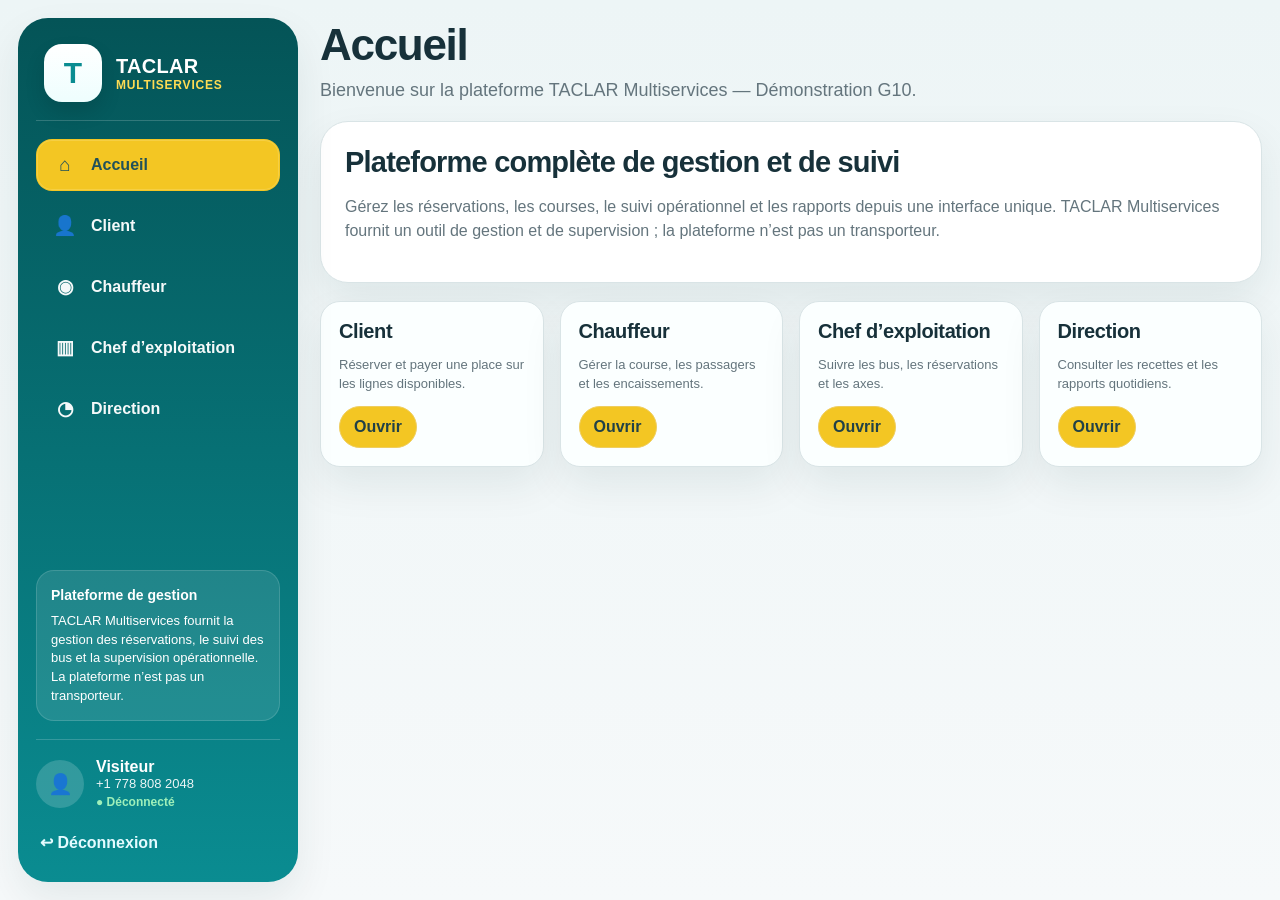
<file: index.html>
<!DOCTYPE html>
<html lang="fr">
<head>
  <meta charset="UTF-8" />
  <meta name="viewport" content="width=device-width, initial-scale=1.0" />
  <title>TACLAR Multiservices — Accueil</title>
  <link rel="stylesheet" href="styles.css" />
</head>
<body>
  <div class="app-shell">
    
  <aside class="sidebar">
    <div class="brand-block">
      <div class="brand-icon">T</div>
      <div>
        <div class="brand-name">TACLAR</div>
        <div class="brand-sub">MULTISERVICES</div>
      </div>
    </div>

    <nav class="side-nav">
      <a class="side-link active" href="index.html"><span class="icon">⌂</span><span>Accueil</span></a>
      <a class="side-link " href="client.html"><span class="icon">👤</span><span>Client</span></a>
      <a class="side-link " href="chauffeur.html"><span class="icon">◉</span><span>Chauffeur</span></a>
      <a class="side-link " href="dispatch.html"><span class="icon">▥</span><span>Chef d’exploitation</span></a>
      <a class="side-link " href="direction.html"><span class="icon">◔</span><span>Direction</span></a>
    </nav>

    <div class="side-spacer"></div>

    <div class="side-note">
      <strong>Plateforme de gestion</strong>
      TACLAR Multiservices fournit la gestion des réservations, le suivi des bus et la supervision opérationnelle. La plateforme n’est pas un transporteur.
    </div>

    <div class="profile-box">
      <div class="avatar">👤</div>
      <div>
        <div style="font-weight:800" data-role-name>Visiteur</div>
        <div style="font-size:13px;opacity:.92">+1 778 808 2048</div>
        <span class="small-green" data-role-status>● En ligne</span>
      </div>
    </div>

    <a class="logout-link js-logout" href="login.html">↩ Déconnexion</a>
  </aside>

    <main class="content-area">
      <header class="topbar">
        <div class="page-heading">
          <h1>Accueil</h1>
          <p>Bienvenue sur la plateforme TACLAR Multiservices — Démonstration G10.</p>
        </div>
      </header>

      <section class="card">
        <h2>Plateforme complète de gestion et de suivi</h2>
        <p class="muted">Gérez les réservations, les courses, le suivi opérationnel et les rapports depuis une interface unique. TACLAR Multiservices fournit un outil de gestion et de supervision ; la plateforme n’est pas un transporteur.</p>
      </section>

      <section class="grid-4">
        <article class="card bus-card"><h3>Client</h3><p class="small">Réserver et payer une place sur les lignes disponibles.</p><a class="chip-btn primary" href="client.html">Ouvrir</a></article>
        <article class="card bus-card"><h3>Chauffeur</h3><p class="small">Gérer la course, les passagers et les encaissements.</p><a class="chip-btn primary" href="chauffeur.html">Ouvrir</a></article>
        <article class="card bus-card"><h3>Chef d’exploitation</h3><p class="small">Suivre les bus, les réservations et les axes.</p><a class="chip-btn primary" href="dispatch.html">Ouvrir</a></article>
        <article class="card bus-card"><h3>Direction</h3><p class="small">Consulter les recettes et les rapports quotidiens.</p><a class="chip-btn primary" href="direction.html">Ouvrir</a></article>
      </section>
    </main>
  </div>
  <script src="app.js"></script>
  <script src="auth.js"></script>
</body>
</html>
</file>
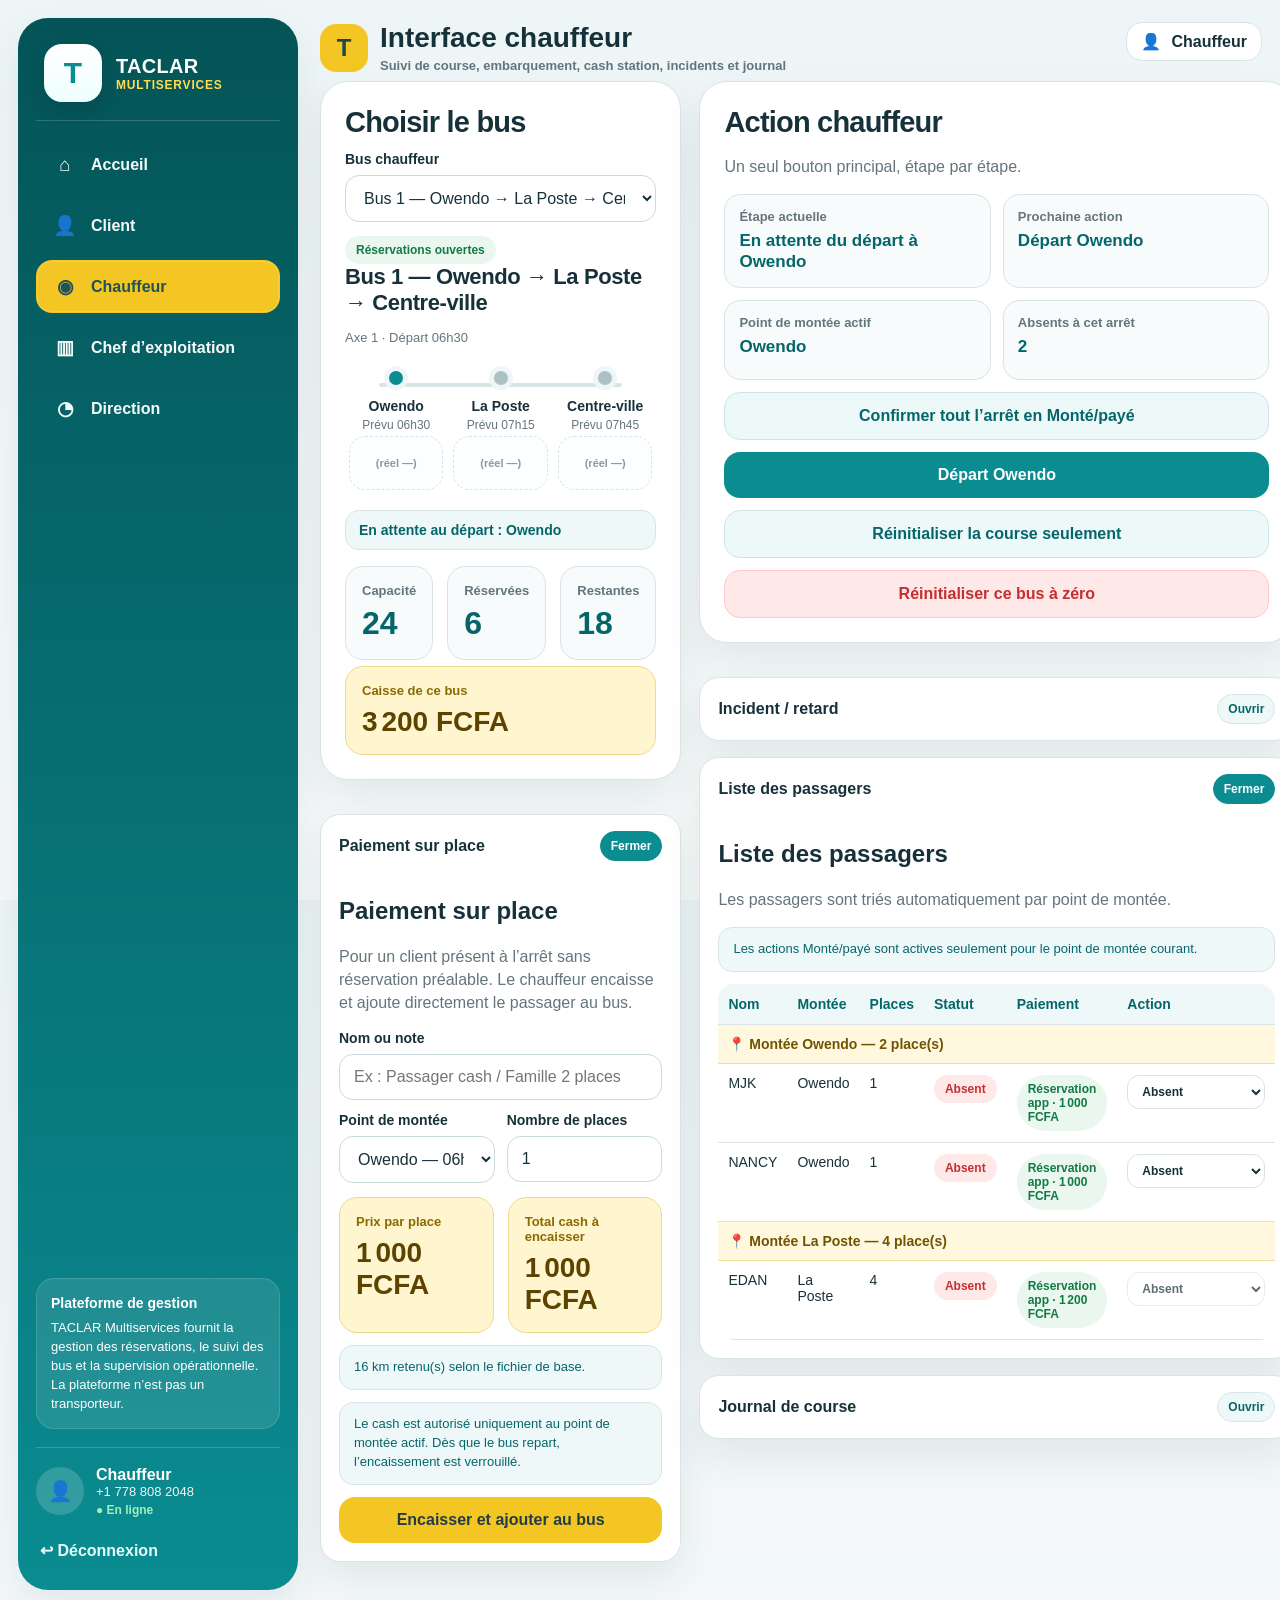
<file: chauffeur.html>
<!DOCTYPE html>
<html lang="fr">
<head>
  <meta charset="UTF-8" />
  <meta name="viewport" content="width=device-width, initial-scale=1.0" />
  <title>TACLAR Multiservices — Interface chauffeur</title>
  <link rel="stylesheet" href="styles.css" />
</head>
<body>
  <div class="app-shell">
    
  <aside class="sidebar">
    <div class="brand-block">
      <div class="brand-icon">T</div>
      <div>
        <div class="brand-name">TACLAR</div>
        <div class="brand-sub">MULTISERVICES</div>
      </div>
    </div>

    <nav class="side-nav">
      <a class="side-link " href="index.html"><span class="icon">⌂</span><span>Accueil</span></a>
      <a class="side-link " href="client.html"><span class="icon">👤</span><span>Client</span></a>
      <a class="side-link active" href="chauffeur.html"><span class="icon">◉</span><span>Chauffeur</span></a>
      <a class="side-link " href="dispatch.html"><span class="icon">▥</span><span>Chef d’exploitation</span></a>
      <a class="side-link " href="direction.html"><span class="icon">◔</span><span>Direction</span></a>
    </nav>

    <div class="side-spacer"></div>

    <div class="side-note">
      <strong>Plateforme de gestion</strong>
      TACLAR Multiservices fournit la gestion des réservations, le suivi des bus et la supervision opérationnelle. La plateforme n’est pas un transporteur.
    </div>

    <div class="profile-box">
      <div class="avatar">👤</div>
      <div>
        <div style="font-weight:800" data-role-name>Chauffeur</div>
        <div style="font-size:13px;opacity:.92">+1 778 808 2048</div>
        <span class="small-green" data-role-status>● En ligne</span>
      </div>
    </div>

    <a class="logout-link js-logout" href="login.html">↩ Déconnexion</a>
  </aside>

    <main class="content-area">
      <section class="driver-shell">
        <div class="driver-top">
          <div class="driver-title">
            <div class="mini-logo">T</div>
            <div>
              <h1>Interface chauffeur</h1>
              <p>Suivi de course, embarquement, cash station, incidents et journal</p>
            </div>
          </div>
          <div class="user-chip">👤 <span>Chauffeur</span></div>
        </div>

        <section class="driver-main">
          <div class="driver-left">
            <article class="card compact-card">
              <h2>Choisir le bus</h2>
              <label for="busSelect">Bus chauffeur</label>
              <select id="busSelect"></select>
              <div id="busInfo" style="margin-top:14px"></div>
              <div id="timeline"></div>
              <div class="stats" style="grid-template-columns:repeat(3,1fr)">
                <div class="stat"><span>Capacité</span><strong>24</strong></div>
                <div class="stat"><span>Réservées</span><strong id="reservedTotal">0</strong></div>
                <div class="stat"><span>Restantes</span><strong id="remainingTotal">24</strong></div>
              </div>
              <div class="price-box"><span>Caisse de ce bus</span><strong id="busRevenue">0 FCFA</strong></div>
            </article>

            <details class="accordion-card" open>
              <summary>Paiement sur place</summary>
              <div class="accordion-content">
                <h2>Paiement sur place</h2>
                <p class="muted">Pour un client présent à l’arrêt sans réservation préalable. Le chauffeur encaisse et ajoute directement le passager au bus.</p>
                <div class="cash-grid">
                  <div class="full">
                    <label for="cashName">Nom ou note</label>
                    <input id="cashName" type="text" placeholder="Ex : Passager cash / Famille 2 places" />
                  </div>
                  <div>
                    <label for="cashBoarding">Point de montée</label>
                    <select id="cashBoarding"></select>
                  </div>
                  <div>
                    <label for="cashSeats">Nombre de places</label>
                    <input id="cashSeats" type="number" min="1" max="24" value="1" />
                  </div>
                </div>
                <div class="price-grid" style="margin-top:14px">
                  <div class="price-box"><span>Prix par place</span><strong id="cashFarePerSeat">—</strong></div>
                  <div class="price-box"><span>Total cash à encaisser</span><strong id="cashFareTotal">—</strong></div>
                </div>
                <div class="tariff-note" id="cashFareNote">Tarif calculé à partir des montants de votre fichier de base.</div>
                <div class="logic-note">Le cash est autorisé uniquement au point de montée actif. Dès que le bus repart, l’encaissement est verrouillé.</div>
                <button class="primary" id="cashBtn">Encaisser et ajouter au bus</button>
              </div>
            </details>
          </div>

          <div class="driver-right">
            <article class="card compact-card">
              <h2>Action chauffeur</h2>
              <p class="muted">Un seul bouton principal, étape par étape.</p>
              <div class="cash-grid">
                <div class="driver-action-box"><span>Étape actuelle</span><strong id="currentStep">—</strong></div>
                <div class="driver-action-box"><span>Prochaine action</span><strong id="nextAction">—</strong></div>
              </div>
              <div class="stop-actions" style="margin-top:12px">
                <div class="stop-action-box"><span>Point de montée actif</span><strong id="activeBoardingStop">—</strong></div>
                <div class="stop-action-box"><span>Absents à cet arrêt</span><strong id="waitingAtStop">0</strong></div>
              </div>
              <button class="secondary" id="confirmAllBtn">Confirmer tout l’arrêt en Monté/payé</button>
              <button class="primary-action" id="driverBtn">Action</button>
              <button class="secondary" id="resetTripBtn">Réinitialiser la course seulement</button>
              <button class="danger" id="resetBusBtn">Réinitialiser ce bus à zéro</button>
              <div id="message" class="message"></div>
            </article>

            <details class="accordion-card">
              <summary>Incident / retard</summary>
              <div class="accordion-content incident-panel">
                <h2>Signaler un incident</h2>
                <p class="muted">Le chauffeur choisit le type d’incident et l’estimation du retard. Le système calcule les passagers à prévenir.</p>
                <div class="cash-grid">
                  <div>
                    <label for="incidentType">Type d’incident</label>
                    <select id="incidentType">
                      <option value="Retard / trafic">Retard / trafic</option>
                      <option value="Accident">Accident</option>
                      <option value="Contrôle de police">Contrôle de police</option>
                      <option value="Panne mécanique">Panne mécanique</option>
                      <option value="Vandalisme / trouble">Vandalisme / trouble</option>
                      <option value="Autre">Autre</option>
                    </select>
                  </div>
                  <div>
                    <label for="delayMinutes">Estimation du retard</label>
                    <select id="delayMinutes">
                      <option value="15">15 minutes</option>
                      <option value="30">30 minutes</option>
                      <option value="45">45 minutes</option>
                      <option value="60">1 heure</option>
                    </select>
                  </div>
                  <div class="full">
                    <label for="incidentNote">Note optionnelle</label>
                    <input id="incidentNote" type="text" placeholder="Ex : bouchons avant La Poste" />
                  </div>
                </div>
                <div class="notify-box" id="notifyPreview">Aucun incident déclaré.</div>
                <button class="warning" id="incidentBtn">Signaler incident et calculer les alertes</button>
                <ul id="incidentLog" class="incident-log"></ul>
              </div>
            </details>

            <details class="accordion-card" open>
              <summary>Liste des passagers</summary>
              <div class="accordion-content">
                <h2>Liste des passagers</h2>
                <p class="muted">Les passagers sont triés automatiquement par point de montée.</p>
                <div class="lock-note">Les actions Monté/payé sont actives seulement pour le point de montée courant.</div>
                <div id="reservationTable"></div>
              </div>
            </details>

            <details class="accordion-card">
              <summary>Journal de course</summary>
              <div class="accordion-content">
                <h2>Journal</h2>
                <ul id="tripLog" class="log"></ul>
              </div>
            </details>
          </div>
        </section>
      </section>
    </main>
  </div>

  <script src="app.js"></script>
  <script>
    const busSelect = document.getElementById("busSelect");
    const timeline = document.getElementById("timeline");
    const busInfo = document.getElementById("busInfo");
    const reservationTable = document.getElementById("reservationTable");
    const msg = document.getElementById("message");
    const cashBoarding = document.getElementById("cashBoarding");

    G10TP.fillBusSelect(busSelect);

    function currentBusId(){ return busSelect.value; }

    function render(){
      const state = G10TP.loadState();
      const busDef = G10TP.getBusDef(currentBusId());
      const busState = state.buses[currentBusId()];
      const status = G10TP.currentStatus(busState);
      const step = G10TP.getStepText(busDef, busState);

      busInfo.innerHTML = `
        <span class="${status.cls}">${status.label}</span>
        <h3>${busDef.label} — ${busDef.routeName}</h3>
        <p class="small">${busDef.axis} · Départ ${busDef.startTime}</p>
      `;

      const activeStopForCash = G10TP.currentBoardingStopForDeparture(busDef, busState);
      G10TP.fillBoardingSelect(cashBoarding, busDef);
      if(activeStopForCash){
        const exists = [...cashBoarding.options].some(o => o.value === activeStopForCash);
        if(exists) cashBoarding.value = activeStopForCash;
      }

      G10TP.renderTimeline(timeline, busDef, busState);
      document.getElementById("reservedTotal").textContent = G10TP.totalReserved(busState);
      document.getElementById("remainingTotal").textContent = G10TP.remainingSeats(busState);
      document.getElementById("busRevenue").textContent = G10TP.formatMoney(G10TP.busRevenue(busState));

      document.getElementById("currentStep").textContent = step.current;
      document.getElementById("nextAction").textContent = step.action;
      document.getElementById("driverBtn").textContent = step.action;
      document.getElementById("driverBtn").disabled = G10TP.isTripFinished(busDef, busState);

      const activeStop = G10TP.currentBoardingStopForDeparture(busDef, busState);
      document.getElementById("activeBoardingStop").textContent = activeStop || "Aucun";
      const waitingAtStop = activeStop
        ? busState.reservations
            .filter(r => r.boarding === activeStop && G10TP.passengerStatusLabel(r) === "Absent")
            .reduce((sum, r) => sum + Number(r.seats || 0), 0)
        : 0;
      document.getElementById("waitingAtStop").textContent = waitingAtStop;
      const confirmAllBtn = document.getElementById("confirmAllBtn");
      confirmAllBtn.disabled = !activeStop || waitingAtStop <= 0;
      confirmAllBtn.classList.toggle("global-confirm-disabled", !activeStop || waitingAtStop <= 0);

      renderPassengerActions(busDef, busState);
      updateCashFare();
      updateIncidentPanel();

      if(busState.log.length === 0){
        document.getElementById("tripLog").innerHTML = "<li>Aucun événement de trajet pour le moment.</li>";
      } else {
        document.getElementById("tripLog").innerHTML = busState.log.map(item => `<li><time>${item.time}</time>${item.text}</li>`).join("");
      }
    }

    function show(text, type="ok"){
      msg.textContent = text;
      msg.className = "message " + (type === "error" ? "err" : type === "info" ? "info" : "ok");
    }

    function renderPassengerActions(busDef, busState){
      if(busState.reservations.length === 0){
        reservationTable.innerHTML = '<div class="empty">Aucun passager pour ce bus.</div>';
        return;
      }

      const sorted = G10TP.sortedReservations ? G10TP.sortedReservations(busDef, busState) : [...busState.reservations];
      const activeStop = G10TP.currentBoardingStopForDeparture(busDef, busState);

      let html = `
        <table>
          <thead>
            <tr>
              <th>Nom</th>
              <th>Montée</th>
              <th>Places</th>
              <th>Statut</th>
              <th>Paiement</th>
              <th>Action</th>
            </tr>
          </thead>
          <tbody>
      `;

      let currentGroup = "";
      sorted.forEach(r => {
        if(r.boarding !== currentGroup){
          currentGroup = r.boarding;
          const groupSeats = busState.reservations.filter(x => x.boarding === currentGroup).reduce((sum, x) => sum + Number(x.seats || 0), 0);
          html += `<tr class="group-row"><td colspan="6">📍 Montée ${currentGroup} — ${groupSeats} place(s)</td></tr>`;
        }

        const status = G10TP.passengerStatusLabel(r);
        const notActiveStop = !activeStop || r.boarding !== activeStop;
        const disabledAction = notActiveStop ? "disabled" : "";
        const lockTitle = notActiveStop ? ` title="Action bloquée : point actif ${activeStop || 'aucun'}"` : "";
        const paymentClass = r.paymentMethod === "Cash chauffeur" ? "payment-cash" : (r.paymentStatus === "Payé" ? "payment-paid" : "payment-pending");

        html += `
          <tr>
            <td>${escapeHtml(r.name)}</td>
            <td>${escapeHtml(r.boarding)}</td>
            <td>${r.seats}</td>
            <td><span class="badge ${G10TP.passengerStatusClass(r)}">${escapeHtml(status)}</span></td>
            <td><span class="badge ${paymentClass}">${r.paymentMethod} · ${G10TP.formatMoney(r.totalAmount || 0)}</span></td>
            <td>
              <select class="action-select" data-passenger="${r.id}" ${disabledAction}${lockTitle}>
                <option value="">Action</option>
                <option value="Monté et payé" ${status === "Monté et payé" ? "selected" : ""}>Monté/payé</option>
                <option value="Absent" ${status === "Absent" ? "selected" : ""}>Absent</option>
              </select>
            </td>
          </tr>
        `;
      });

      html += "</tbody></table>";
      reservationTable.innerHTML = html;
      reservationTable.querySelectorAll("select[data-passenger]").forEach(select => {
        select.addEventListener("change", () => {
          if(!select.value) return;
          const result = G10TP.setPassengerStatus(currentBusId(), select.dataset.passenger, select.value);
          render();
          show(result.message, result.ok ? "ok" : "error");
        });
      });
    }

    function escapeHtml(value){
      return String(value ?? "")
        .replaceAll("&","&amp;")
        .replaceAll("<","&lt;")
        .replaceAll(">","&gt;")
        .replaceAll('"',"&quot;")
        .replaceAll("'","&#039;");
    }

    function updateCashFare(){
      const state = G10TP.loadState();
      const busDef = G10TP.getBusDef(currentBusId());
      const busState = state.buses[currentBusId()];
      const activeStop = G10TP.currentBoardingStopForDeparture(busDef, busState);
      const seats = parseInt(document.getElementById("cashSeats").value, 10) || 0;
      const fare = G10TP.farePerSeat(currentBusId(), cashBoarding.value);
      const km = G10TP.kmForFare(currentBusId(), cashBoarding.value);

      document.getElementById("cashFarePerSeat").textContent = G10TP.formatMoney(fare);
      document.getElementById("cashFareTotal").textContent = fare === null ? "Tarif à confirmer" : G10TP.formatMoney(fare * seats);
      document.getElementById("cashFareNote").textContent = fare === null
        ? "Tarif à confirmer."
        : `${km} km retenu(s) selon le fichier de base.`;

      const cashBtn = document.getElementById("cashBtn");
      const closed = !activeStop || fare === null || seats < 1 || busState.stage > 0 && !activeStop;
      cashBtn.disabled = closed;
    }

    function updateIncidentPanel(){
      const state = G10TP.loadState();
      const busDef = G10TP.getBusDef(currentBusId());
      const busState = state.buses[currentBusId()];
      document.getElementById("notifyPreview").textContent = G10TP.delayLabel(busState) + " — Les passagers à prévenir seront calculés ici.";
      const log = document.getElementById("incidentLog");
      if(!busState.incidentLog || busState.incidentLog.length === 0){
        log.innerHTML = "<li>Aucun incident déclaré pour ce bus.</li>";
        return;
      }
      log.innerHTML = busState.incidentLog.map(item => `<li><time>${item.time}</time><strong>${item.type}</strong> · +${item.addedDelay} min / total ${item.totalDelay} min · ${item.notifySeats} place(s) à prévenir</li>`).join("");
    }

    document.getElementById("driverBtn").addEventListener("click", () => {
      G10TP.advanceTrip(currentBusId());
      render();
      show("Étape mise à jour.");
    });

    document.getElementById("confirmAllBtn").addEventListener("click", () => {
      const result = G10TP.confirmAllAtCurrentStop(currentBusId());
      render();
      show(result.message, result.ok ? "ok" : "error");
    });

    document.getElementById("cashBtn").addEventListener("click", () => {
      const result = G10TP.addCashPassenger(currentBusId(), {
        name: document.getElementById("cashName").value,
        boarding: cashBoarding.value,
        seats: parseInt(document.getElementById("cashSeats").value, 10)
      });
      render();
      show(result.message, result.ok ? "ok" : "error");
      if(result.ok){ document.getElementById("cashName").value = ""; document.getElementById("cashSeats").value = 1; }
    });

    document.getElementById("resetTripBtn").addEventListener("click", () => {
      G10TP.resetTripOnly(currentBusId());
      render();
      show("Course réinitialisée pour ce bus.", "info");
    });

    document.getElementById("resetBusBtn").addEventListener("click", () => {
      G10TP.resetBusFull(currentBusId());
      render();
      show("Bus remis à zéro.", "info");
    });

    document.getElementById("incidentBtn").addEventListener("click", () => {
      const result = G10TP.signalIncident(currentBusId(), {
        incidentType: document.getElementById("incidentType").value,
        delayMinutes: document.getElementById("delayMinutes").value,
        note: document.getElementById("incidentNote").value
      });
      render();
      show(result.message, result.ok ? "ok" : "error");
    });

    busSelect.addEventListener("change", render);
    cashBoarding.addEventListener("change", updateCashFare);
    document.getElementById("cashSeats").addEventListener("input", updateCashFare);
    render();
  </script>
  <script src="auth.js"></script>
</body>
</html>
</file>
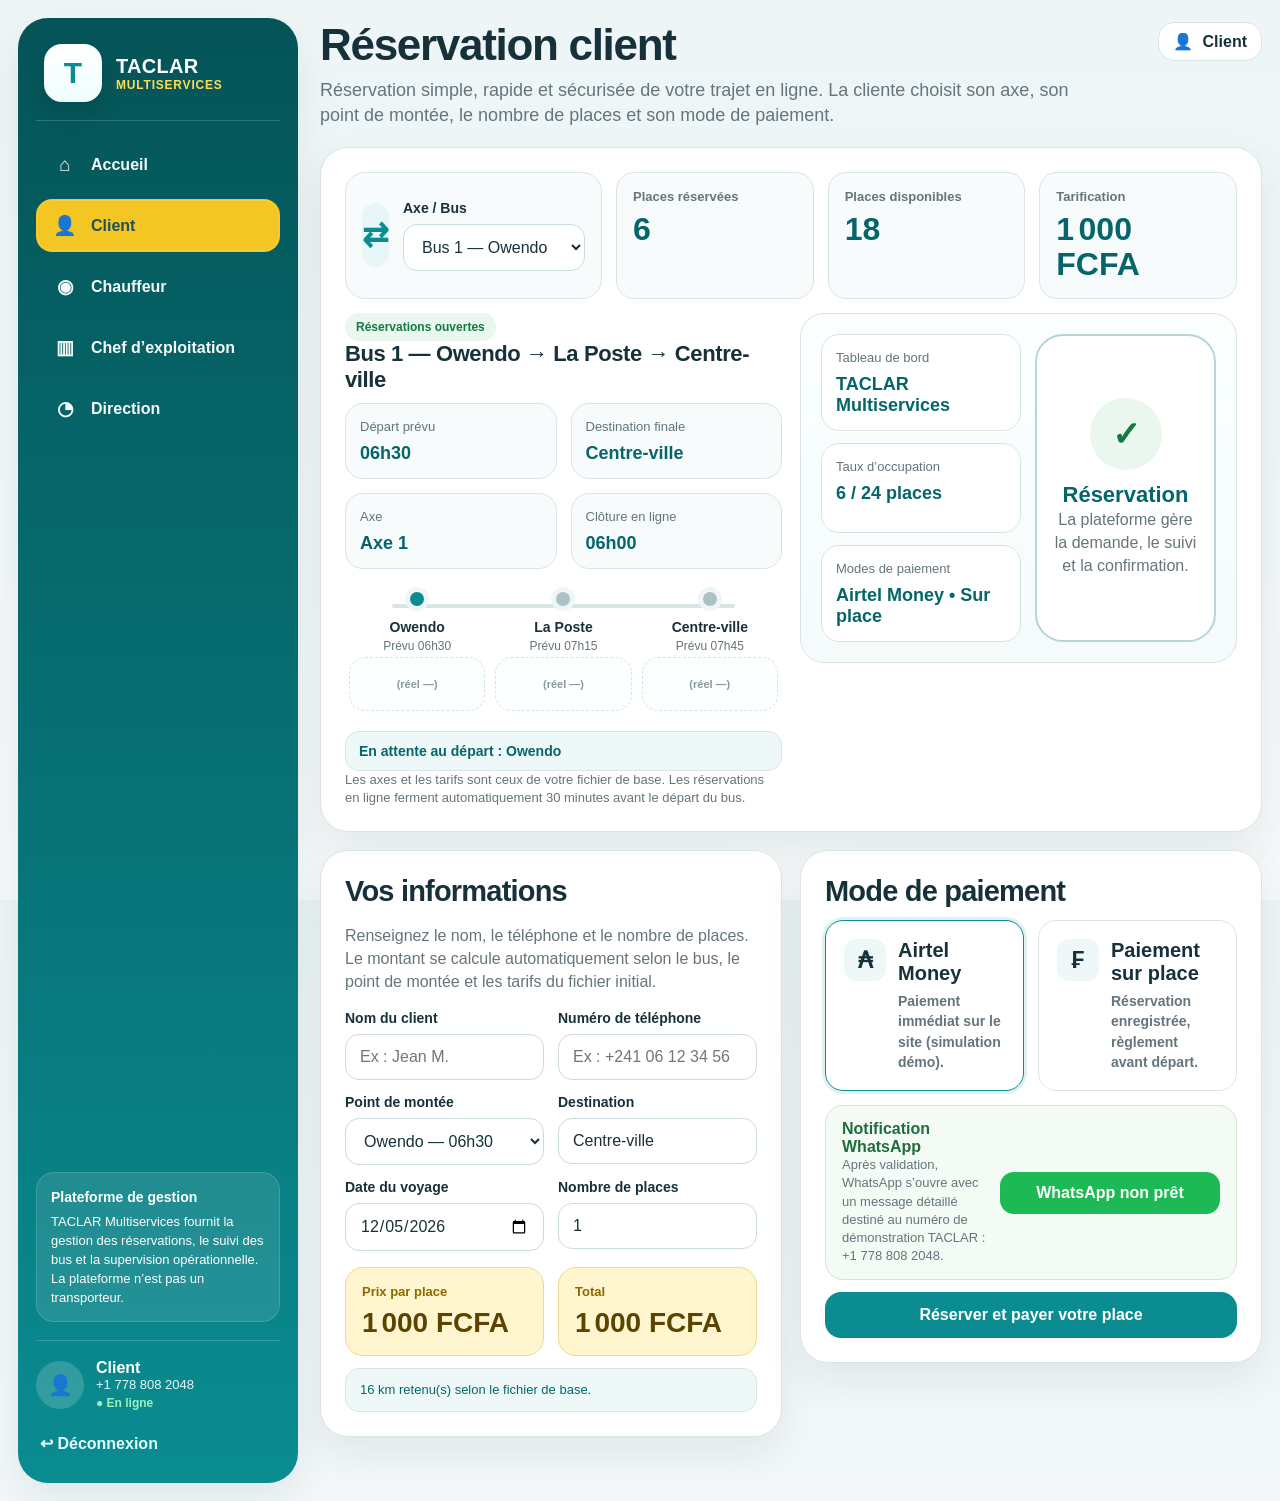
<file: client.html>
<!DOCTYPE html>
<html lang="fr">
<head>
  <meta charset="UTF-8" />
  <meta name="viewport" content="width=device-width, initial-scale=1.0" />
  <title>TACLAR Multiservices — Réservation</title>
  <link rel="stylesheet" href="styles.css" />
</head>
<body>
  <div class="app-shell">
    
  <aside class="sidebar">
    <div class="brand-block">
      <div class="brand-icon">T</div>
      <div>
        <div class="brand-name">TACLAR</div>
        <div class="brand-sub">MULTISERVICES</div>
      </div>
    </div>

    <nav class="side-nav">
      <a class="side-link " href="index.html"><span class="icon">⌂</span><span>Accueil</span></a>
      <a class="side-link active" href="client.html"><span class="icon">👤</span><span>Client</span></a>
      <a class="side-link " href="chauffeur.html"><span class="icon">◉</span><span>Chauffeur</span></a>
      <a class="side-link " href="dispatch.html"><span class="icon">▥</span><span>Chef d’exploitation</span></a>
      <a class="side-link " href="direction.html"><span class="icon">◔</span><span>Direction</span></a>
    </nav>

    <div class="side-spacer"></div>

    <div class="side-note">
      <strong>Plateforme de gestion</strong>
      TACLAR Multiservices fournit la gestion des réservations, le suivi des bus et la supervision opérationnelle. La plateforme n’est pas un transporteur.
    </div>

    <div class="profile-box">
      <div class="avatar">👤</div>
      <div>
        <div style="font-weight:800" data-role-name>Client</div>
        <div style="font-size:13px;opacity:.92">+1 778 808 2048</div>
        <span class="small-green" data-role-status>● En ligne</span>
      </div>
    </div>

    <a class="logout-link js-logout" href="login.html">↩ Déconnexion</a>
  </aside>

    <main class="content-area">
      
    <header class="topbar">
      <div class="page-heading">
        <h1>Réservation client</h1>
        <p>Réservation simple, rapide et sécurisée de votre trajet en ligne. La cliente choisit son axe, son point de montée, le nombre de places et son mode de paiement.</p>
      </div>
      <div class="topbar-actions">
        <div class="user-chip">👤 <span>Client</span></div>
      </div>
    </header>
    

      <section class="card">
        <div class="summary-strip">
          <div class="summary-main">
            <div class="big-icon">⇄</div>
            <div>
              <label for="busSelect">Axe / Bus</label>
              <select id="busSelect"></select>
            </div>
          </div>
          <div class="stat"><span>Places réservées</span><strong id="reservedTotal">0</strong></div>
          <div class="stat"><span>Places disponibles</span><strong id="remainingTotal">24</strong></div>
          <div class="stat"><span>Tarification</span><strong id="farePerSeatTop">—</strong></div>
        </div>

        <div class="grid" style="margin-top:14px">
          <div>
            <div id="routeInfo"></div>
            <div id="timeline"></div>
            <div class="helper-note">Les axes et les tarifs sont ceux de votre fichier de base. Les réservations en ligne ferment automatiquement 30 minutes avant le départ du bus.</div>
          </div>
          <div class="visual-panel">
            <div class="mini-dashboard">
              <div class="mini-cards">
                <div class="mini-card"><div class="small">Tableau de bord</div><strong>TACLAR Multiservices</strong></div>
                <div class="mini-card"><div class="small">Taux d’occupation</div><strong id="occupancyNote">0 / 24 places</strong></div>
                <div class="mini-card"><div class="small">Modes de paiement</div><strong>Airtel Money • Sur place</strong></div>
              </div>
              <div class="mini-phone">
                <div class="check">✓</div>
                <strong style="font-size:22px;color:var(--teal-dark)">Réservation</strong>
                <div class="muted" style="text-align:center">La plateforme gère la demande, le suivi et la confirmation.</div>
              </div>
            </div>
          </div>
        </div>
      </section>

      <section class="grid">
        <article class="card">
          <h2>Vos informations</h2>
          <p class="muted">Renseignez le nom, le téléphone et le nombre de places. Le montant se calcule automatiquement selon le bus, le point de montée et les tarifs du fichier initial.</p>
          <div class="form-grid">
            <div>
              <label for="name">Nom du client</label>
              <input id="name" type="text" placeholder="Ex : Jean M." />
            </div>
            <div>
              <label for="phone">Numéro de téléphone</label>
              <input id="phone" type="tel" placeholder="Ex : +241 06 12 34 56" />
            </div>
            <div>
              <label for="boarding">Point de montée</label>
              <select id="boarding"></select>
            </div>
            <div>
              <label for="destination">Destination</label>
              <input id="destination" disabled />
            </div>
            <div>
              <label for="travelDate">Date du voyage</label>
              <input id="travelDate" type="date" />
            </div>
            <div>
              <label for="seats">Nombre de places</label>
              <input id="seats" type="number" min="1" max="24" value="1" />
            </div>
          </div>

          <div class="price-grid" style="margin-top:16px">
            <div class="price-box"><span>Prix par place</span><strong id="farePerSeat">—</strong></div>
            <div class="price-box"><span>Total</span><strong id="fareTotal">—</strong></div>
          </div>
          <div class="tariff-note" id="fareNote">Tarif calculé à partir des valeurs définies dans votre fichier de base.</div>
        </article>

        <article class="card">
          <h2>Mode de paiement</h2>
          <div class="payment-options">
            <div class="radio-card">
              <input type="radio" id="payAirtel" name="paymentMethod" value="Airtel Money" checked>
              <label for="payAirtel">
                <div class="choice-icon">₳</div>
                <div>
                  <div class="choice-title">Airtel Money</div>
                  <div class="muted">Paiement immédiat sur le site (simulation démo).</div>
                </div>
              </label>
            </div>
            <div class="radio-card">
              <input type="radio" id="payLater" name="paymentMethod" value="Paiement sur place">
              <label for="payLater">
                <div class="choice-icon">₣</div>
                <div>
                  <div class="choice-title">Paiement sur place</div>
                  <div class="muted">Réservation enregistrée, règlement avant départ.</div>
                </div>
              </label>
            </div>
          </div>

          <div class="whatsapp-box">
            <div>
              <div class="wa-title">Notification WhatsApp</div>
              <div class="helper-note">Après validation, WhatsApp s’ouvre avec un message détaillé destiné au numéro de démonstration TACLAR : +1 778 808 2048.</div>
            </div>
            <a id="whatsappLink" class="whatsapp-btn" href="#" target="_blank" rel="noopener noreferrer">WhatsApp non prêt</a>
          </div>

          <button class="primary-action" id="reserveBtn">Réserver et payer votre place</button>
          <div id="message" class="message"></div>
        </article>
      </section>
    </main>
  </div>

  <script src="app.js"></script>
  <script>
    const ADMIN_WHATSAPP = "17788082048";
    const busSelect = document.getElementById("busSelect");
    const boarding = document.getElementById("boarding");
    const destination = document.getElementById("destination");
    const timeline = document.getElementById("timeline");
    const routeInfo = document.getElementById("routeInfo");
    const msg = document.getElementById("message");
    const waLink = document.getElementById("whatsappLink");
    const travelDate = document.getElementById("travelDate");

    G10TP.fillBusSelect(busSelect);

    function currentBusId(){ return busSelect.value; }
    function currentPaymentMethod(){
      const checked = document.querySelector('input[name="paymentMethod"]:checked');
      return checked ? checked.value : 'Airtel Money';
    }

    function updateFare(){
      const seats = parseInt(document.getElementById("seats").value, 10) || 0;
      const fare = G10TP.farePerSeat(currentBusId(), boarding.value);
      const km = G10TP.kmForFare(currentBusId(), boarding.value);
      document.getElementById("farePerSeat").textContent = G10TP.formatMoney(fare);
      document.getElementById("farePerSeatTop").textContent = G10TP.formatMoney(fare);
      document.getElementById("fareTotal").textContent = fare === null ? "Tarif à confirmer" : G10TP.formatMoney(fare * seats);
      document.getElementById("fareNote").textContent = fare === null
        ? "Tarif à confirmer après validation de la distance."
        : `${km} km retenu(s) selon le fichier de base.`;
    }

    function gabonNowParts(){
      const parts = new Intl.DateTimeFormat('en-CA', {
        timeZone:'Africa/Libreville', year:'numeric', month:'2-digit', day:'2-digit',
        hour:'2-digit', minute:'2-digit', hour12:false
      }).formatToParts(new Date()).reduce((acc,p) => (acc[p.type]=p.value, acc), {});
      return {
        date:`${parts.year}-${parts.month}-${parts.day}`,
        minutes:Number(parts.hour) * 60 + Number(parts.minute)
      };
    }

    function addDaysIso(isoDate, days){
      const d = new Date(`${isoDate}T12:00:00Z`);
      d.setUTCDate(d.getUTCDate() + days);
      return d.toISOString().slice(0,10);
    }

    function timeToMinutes(label){
      const match = String(label || '').match(/^(\d{1,2})h(\d{2})$/i);
      return match ? Number(match[1]) * 60 + Number(match[2]) : null;
    }

    function reservationWindow(busDef){
      const now = gabonNowParts();
      const selectedDate = travelDate.value;
      const departureMinutes = timeToMinutes(busDef.startTime);
      const cutoffMinutes = departureMinutes - 30;
      if(!selectedDate) return {open:false, reason:'Choisissez la date du voyage.', cutoff:'—'};
      if(selectedDate < now.date) return {open:false, reason:'Cette date est déjà passée.', cutoff:subtractMinutes(busDef.startTime,30)};
      if(selectedDate > now.date) return {open:true, reason:'Réservation en ligne ouverte.', cutoff:subtractMinutes(busDef.startTime,30)};
      if(now.minutes >= departureMinutes) return {open:false, reason:'Ce bus est déjà parti.', cutoff:subtractMinutes(busDef.startTime,30)};
      if(now.minutes >= cutoffMinutes) return {open:false, reason:`Réservation en ligne clôturée depuis ${subtractMinutes(busDef.startTime,30)}. Présentez-vous sur place, sous réserve de places disponibles.`, cutoff:subtractMinutes(busDef.startTime,30)};
      return {open:true, reason:`Réservation possible jusqu’à ${subtractMinutes(busDef.startTime,30)}.`, cutoff:subtractMinutes(busDef.startTime,30)};
    }

    function setInitialTravelDate(){
      const now = gabonNowParts();
      travelDate.min = now.date;
      const busDef = G10TP.getBusDef(currentBusId());
      const cutoff = timeToMinutes(busDef.startTime) - 30;
      travelDate.value = now.minutes >= cutoff ? addDaysIso(now.date,1) : now.date;
    }

    function render(){
      const state = G10TP.loadState();
      const busDef = G10TP.getBusDef(currentBusId());
      const busState = state.buses[currentBusId()];
      const status = G10TP.currentStatus(busState);

      const previousBoarding = boarding.value;
      G10TP.fillBoardingSelect(boarding, busDef);
      if(previousBoarding){
        const exists = [...boarding.options].some(o => o.value === previousBoarding);
        if(exists) boarding.value = previousBoarding;
      }
      destination.value = G10TP.terminalName(busDef);

      routeInfo.innerHTML = `
        <span class="${status.cls}">${status.label}</span>
        <h3>${busDef.label} — ${busDef.routeName}</h3>
        <div class="info-grid" style="margin-top:10px">
          <div class="kpi"><div class="small">Départ prévu</div><strong>${busDef.startTime}</strong></div>
          <div class="kpi"><div class="small">Destination finale</div><strong>${G10TP.terminalName(busDef)}</strong></div>
          <div class="kpi"><div class="small">Axe</div><strong>${busDef.axis}</strong></div>
          <div class="kpi"><div class="small">Clôture en ligne</div><strong id="cutoffDisplay">30 min avant</strong></div>
        </div>
      `;

      G10TP.renderTimeline(timeline, busDef, busState);
      document.getElementById("reservedTotal").textContent = G10TP.totalReserved(busState);
      document.getElementById("remainingTotal").textContent = G10TP.remainingSeats(busState);
      document.getElementById("occupancyNote").textContent = `${G10TP.totalReserved(busState)} / 24 places`;

      updateFare();
      const fareReady = G10TP.farePerSeat(currentBusId(), boarding.value) !== null;
      const windowStatus = reservationWindow(busDef);
      const cutoffDisplay = document.getElementById('cutoffDisplay');
      if(cutoffDisplay) cutoffDisplay.textContent = windowStatus.cutoff;
      const closed = busState.stage > 0 || G10TP.remainingSeats(busState) <= 0 || !fareReady || !windowStatus.open;
      document.getElementById("reserveBtn").disabled = closed;
      document.getElementById("reserveBtn").textContent = windowStatus.open ? 'Réserver et payer votre place' : 'Réservation en ligne clôturée';
      if(!windowStatus.open){
        show(windowStatus.reason, 'info');
      } else if(msg.classList.contains('info')) {
        msg.className = 'message';
        msg.textContent = '';
      }
      waLink.textContent = 'WhatsApp non prêt';
      waLink.href = '#';
    }

    function show(text, type){
      msg.textContent = text;
      msg.className = "message " + (type === "error" ? "err" : type === "info" ? "info" : "ok");
    }

    function subtractMinutes(timeLabel, minutes){
      const match = String(timeLabel || '').match(/^(\d{1,2})h(\d{2})$/i);
      if(!match) return timeLabel;
      let total = Number(match[1]) * 60 + Number(match[2]) - Number(minutes || 0);
      total = ((total % 1440) + 1440) % 1440;
      const hours = Math.floor(total / 60);
      const mins = total % 60;
      return `${String(hours).padStart(2,'0')}h${String(mins).padStart(2,'0')}`;
    }

    function buildWhatsappLink(result){
      const busDef = G10TP.getBusDef(currentBusId());
      const name = (document.getElementById('name').value || '').trim();
      const phone = (document.getElementById('phone').value || '').trim();
      const seats = parseInt(document.getElementById('seats').value, 10) || 1;
      const boardingStop = busDef.stops.find(stop => stop.name === boarding.value);
      const boardingTime = boardingStop ? boardingStop.time : busDef.startTime;
      const arrivalTime = subtractMinutes(boardingTime, 15);
      const amount = G10TP.formatMoney(result.total);
      const paymentLine = result.paymentMethod === 'Airtel Money'
        ? `Paiement Airtel Money (simulation démo) : ${amount}`
        : `Paiement sur place : ${amount} à encaisser`;
      const message = [
        'TACLAR G10 — Nouvelle réservation',
        `Nom : ${name}`,
        `Téléphone : ${phone}`,
        `Date : ${travelDate.value}`,
        `Bus : ${busDef.label}`,
        `Axe : ${busDef.routeName}`,
        `Montée : ${boarding.value} à ${boardingTime}`,
        `Destination : ${destination.value}`,
        `Places : ${seats}`,
        paymentLine,
        `Référence : ${result.ref}`,
        `Consigne client : se présenter 15 minutes avant, soit à ${arrivalTime}.`
      ].join('\n');
      const url = `https://wa.me/${ADMIN_WHATSAPP}?text=${encodeURIComponent(message)}`;
      waLink.href = url;
      waLink.textContent = 'Ouvrir WhatsApp et envoyer';
      return url;
    }

    document.getElementById("reserveBtn").addEventListener("click", () => {
      const busDef = G10TP.getBusDef(currentBusId());
      const windowStatus = reservationWindow(busDef);
      if(!windowStatus.open){
        show(windowStatus.reason, 'error');
        return;
      }
      const seats = parseInt(document.getElementById("seats").value, 10) || 1;
      const result = G10TP.addReservation(currentBusId(), {
        name:document.getElementById("name").value,
        phone:document.getElementById("phone").value,
        boarding:boarding.value,
        seats:seats,
        travelDate: travelDate.value,
        paymentMethod: currentPaymentMethod()
      });
      if(result.ok){
        const whatsappUrl = buildWhatsappLink(result);
        const busDefForNotice = G10TP.getBusDef(currentBusId());
        const boardingStopForNotice = busDefForNotice.stops.find(stop => stop.name === boarding.value);
        const boardingTimeForNotice = boardingStopForNotice ? boardingStopForNotice.time : busDefForNotice.startTime;
        const arrivalTimeForNotice = subtractMinutes(boardingTimeForNotice, 15);
        const internalMessage = [
          `Nom : ${document.getElementById('name').value.trim()}`,
          `Téléphone : ${document.getElementById('phone').value.trim()}`,
          `Bus : ${busDefForNotice.label}`,
          `Axe : ${busDefForNotice.routeName}`,
          `Montée : ${boarding.value} à ${boardingTimeForNotice}`,
          `Places : ${seats}`,
          `Montant : ${G10TP.formatMoney(result.total)}`,
          `Paiement : ${result.paymentMethod}`,
          `Référence : ${result.ref}`,
          `Client attendu à ${arrivalTimeForNotice}`
        ].join('\n');
        G10TP.addNotification({
          type:'reservation',
          title:'Nouvelle réservation payée',
          message:internalMessage,
          reservationRef:result.ref
        });
        render();
        waLink.href = whatsappUrl;
        waLink.textContent = 'Ouvrir WhatsApp et envoyer';
        show(result.message + ' Présentez-vous 15 minutes avant l’heure de montée. WhatsApp est prêt.', 'ok');
        window.open(whatsappUrl, '_blank', 'noopener');
      } else {
        show(result.message, 'error');
      }
    });

    busSelect.addEventListener("change", () => { setInitialTravelDate(); render(); });
    travelDate.addEventListener("change", render);
    boarding.addEventListener("change", updateFare);
    document.getElementById("seats").addEventListener("input", updateFare);
    document.querySelectorAll('input[name="paymentMethod"]').forEach(r => r.addEventListener('change', updateFare));
    setInitialTravelDate();
    render();
  </script>
  <script src="auth.js"></script>
</body>
</html>
</file>
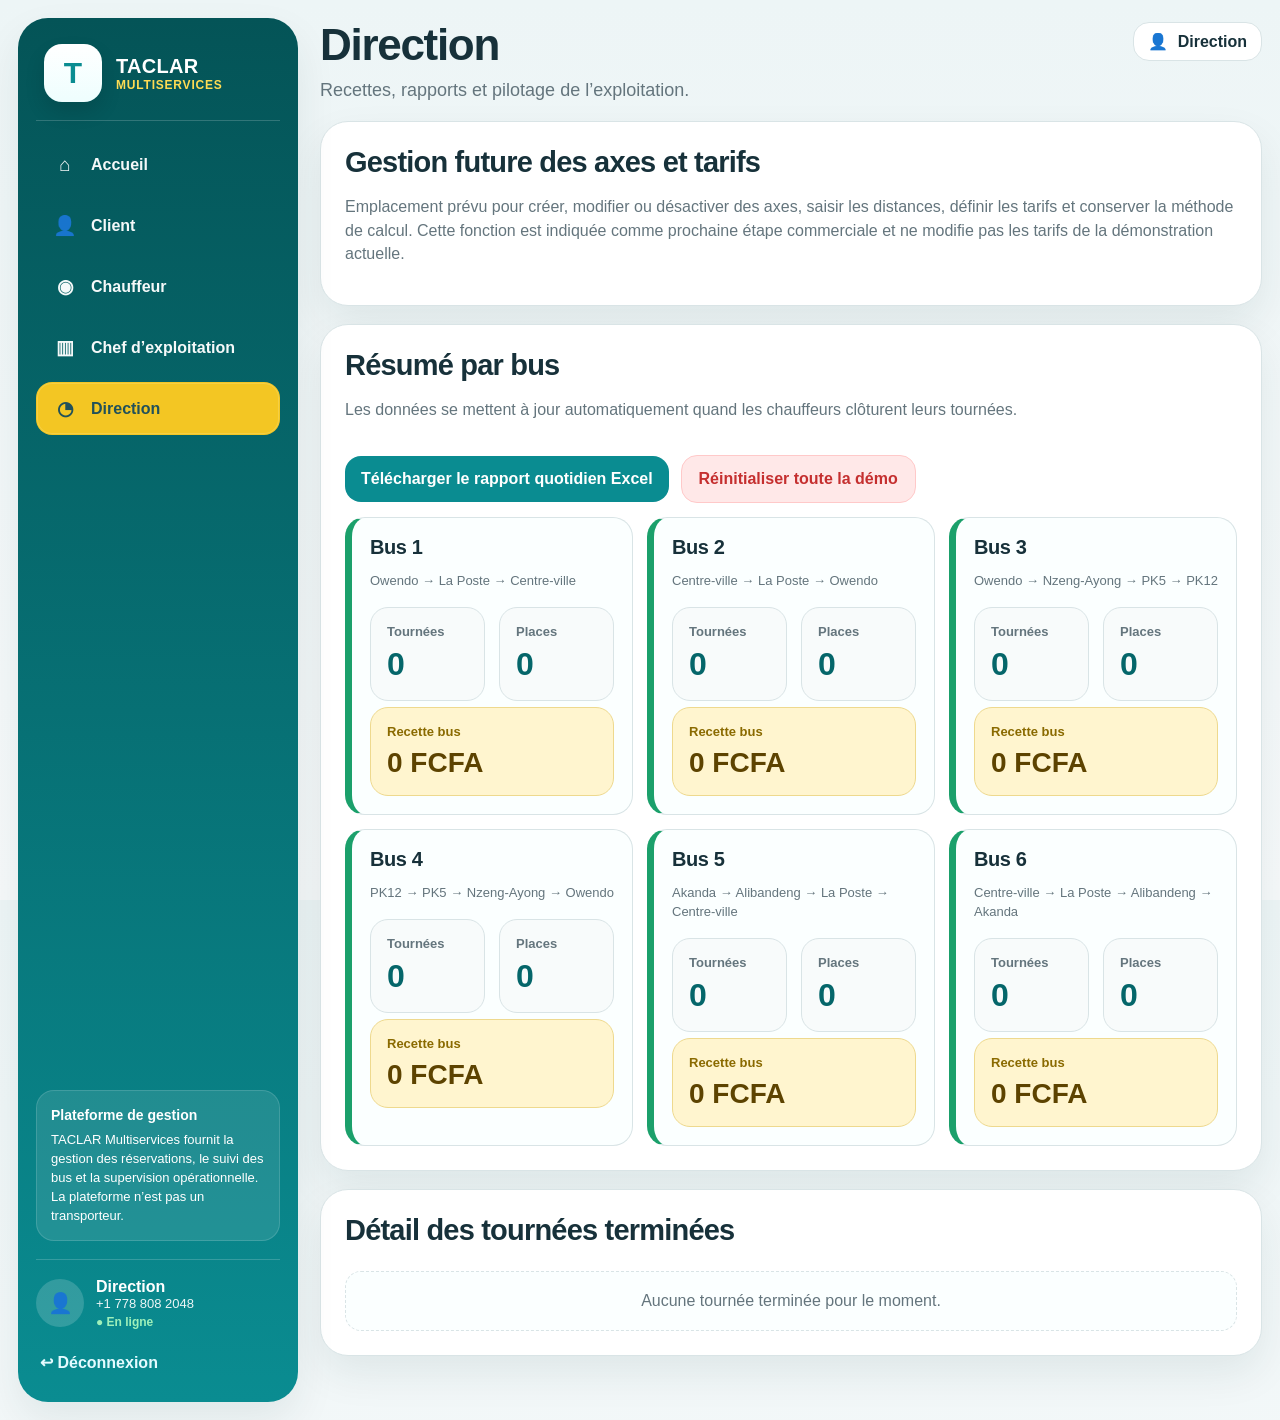
<file: direction.html>
<!DOCTYPE html>
<html lang="fr">
<head>
  <meta charset="UTF-8" />
  <meta name="viewport" content="width=device-width, initial-scale=1.0" />
  <title>TACLAR Multiservices — Direction</title>
  <link rel="stylesheet" href="styles.css" />
</head>
<body>
  <div class="app-shell">
    
  <aside class="sidebar">
    <div class="brand-block">
      <div class="brand-icon">T</div>
      <div>
        <div class="brand-name">TACLAR</div>
        <div class="brand-sub">MULTISERVICES</div>
      </div>
    </div>

    <nav class="side-nav">
      <a class="side-link " href="index.html"><span class="icon">⌂</span><span>Accueil</span></a>
      <a class="side-link " href="client.html"><span class="icon">👤</span><span>Client</span></a>
      <a class="side-link " href="chauffeur.html"><span class="icon">◉</span><span>Chauffeur</span></a>
      <a class="side-link " href="dispatch.html"><span class="icon">▥</span><span>Chef d’exploitation</span></a>
      <a class="side-link active" href="direction.html"><span class="icon">◔</span><span>Direction</span></a>
    </nav>

    <div class="side-spacer"></div>

    <div class="side-note">
      <strong>Plateforme de gestion</strong>
      TACLAR Multiservices fournit la gestion des réservations, le suivi des bus et la supervision opérationnelle. La plateforme n’est pas un transporteur.
    </div>

    <div class="profile-box">
      <div class="avatar">👤</div>
      <div>
        <div style="font-weight:800" data-role-name>Direction</div>
        <div style="font-size:13px;opacity:.92">+1 778 808 2048</div>
        <span class="small-green" data-role-status>● En ligne</span>
      </div>
    </div>

    <a class="logout-link js-logout" href="login.html">↩ Déconnexion</a>
  </aside>

    <main class="content-area">
      
    <header class="topbar">
      <div class="page-heading">
        <h1>Direction</h1>
        <p>Recettes, rapports et pilotage de l’exploitation.</p>
      </div>
      <div class="topbar-actions">
        <div class="user-chip">👤 <span>Direction</span></div>
      </div>
    </header>
    
      <article class="card"><h2>Gestion future des axes et tarifs</h2><p class="muted">Emplacement prévu pour créer, modifier ou désactiver des axes, saisir les distances, définir les tarifs et conserver la méthode de calcul. Cette fonction est indiquée comme prochaine étape commerciale et ne modifie pas les tarifs de la démonstration actuelle.</p></article>
<article class="card">
        <div class="section-head-inline">
          <div>
            <h2>Résumé par bus</h2>
            <p class="muted">Les données se mettent à jour automatiquement quand les chauffeurs clôturent leurs tournées.</p>
          </div>
          <div class="direction-actions">
            <button class="primary-action export-daily-btn" id="dailyExcelBtn">Télécharger le rapport quotidien Excel</button>
            <button class="danger reset-demo-btn" id="resetWholeDemoBtn">Réinitialiser toute la démo</button>
          </div>
        </div>
        <div id="message" class="message"></div>
        <div class="bus-revenue-grid" id="busRevenueCards"></div>
      </article>

      <article class="card">
        <h2>Détail des tournées terminées</h2>
        <div class="revenue-table-wrap" id="tripTable"></div>
      </article>
    </main>
  </div>

  <script src="app.js"></script>
  <script>
    const message = document.getElementById("message");
    function render(){
      const state = G10TP.loadState();
      const trips = state.completedTrips || [];
      renderBusCards(state);
      renderTripTable(state);
    }
    function renderBusCards(state){
      const rows = G10TP.tripsByBus(state);
      document.getElementById("busRevenueCards").innerHTML = rows.map(row => `
        <div class="bus-card ${row.count > 0 ? 'bus-done' : 'bus-open'}">
          <h3>${row.busLabel}</h3>
          <p class="small">${row.routeName}</p>
          <div class="stats" style="grid-template-columns:1fr 1fr">
            <div class="stat"><span>Tournées</span><strong>${row.count}</strong></div>
            <div class="stat"><span>Places</span><strong>${row.seats}</strong></div>
          </div>
          <div class="price-box"><span>Recette bus</span><strong>${G10TP.formatMoney(row.revenue)}</strong></div>
        </div>
      `).join("");
    }
    function renderTripTable(state){
      const trips = state.completedTrips || [];
      if(trips.length === 0){
        document.getElementById("tripTable").innerHTML = `<div class="empty">Aucune tournée terminée pour le moment.</div>`;
        return;
      }
      let html = `<table><thead><tr><th>Heure fin</th><th>Bus</th><th>Axe</th><th>Trajet</th><th>Places</th><th>Montés</th><th>Absents</th><th>Retard</th><th>Recette</th></tr></thead><tbody>`;
      trips.forEach(t => {
        html += `<tr><td>${t.completedAt}</td><td><strong>${t.busLabel}</strong></td><td>${t.axis}</td><td>${t.routeName}</td><td>${t.reservedSeats}</td><td><span class="shift-badge">${t.boardedSeats}</span></td><td><span class="shift-badge ${t.absentSeats > 0 ? 'red' : ''}">${t.absentSeats}</span></td><td><span class="shift-badge ${t.delayMinutes > 0 ? 'warn' : ''}">${t.delayMinutes} min</span></td><td><strong>${G10TP.formatMoney(t.revenue)}</strong></td></tr>`;
      });
      html += `</tbody></table>`;
      document.getElementById("tripTable").innerHTML = html;
    }
    function show(text, type = "ok"){
      message.textContent = text;
      message.className = "message " + (type === "error" ? "err" : type === "info" ? "info" : "ok");
    }

    function resetWholeDemo(){
      const confirmed = window.confirm(
        "Réinitialiser toute la démo ?\n\nToutes les réservations, notifications, paiements simulés, statuts des bus, incidents, recettes et historiques seront supprimés."
      );
      if(!confirmed) return;

      G10TP.clearAllEmpty();
      render();
      show("Toute la démo a été réinitialisée. Tous les bus, réservations, messages et rapports sont revenus à zéro.");
    }

    function escapeXml(value){
      return String(value ?? "")
        .replaceAll("&", "&amp;")
        .replaceAll("<", "&lt;")
        .replaceAll(">", "&gt;")
        .replaceAll('"', "&quot;");
    }

    function exportDailyExcel(){
      const state = G10TP.loadState();
      const trips = state.completedTrips || [];
      const rows = G10TP.tripsByBus(state);
      const today = new Date();
      const dateLabel = today.toLocaleDateString("fr-FR");
      const fileDate = today.toISOString().slice(0,10);
      const totalRevenue = rows.reduce((sum, row) => sum + Number(row.revenue || 0), 0);
      const totalSeats = rows.reduce((sum, row) => sum + Number(row.seats || 0), 0);
      const totalTrips = rows.reduce((sum, row) => sum + Number(row.count || 0), 0);

      const summaryRows = rows.map(row => `
        <tr>
          <td>${escapeXml(row.busLabel)}</td>
          <td>${escapeXml(row.routeName)}</td>
          <td>${row.count}</td>
          <td>${row.seats}</td>
          <td>${row.revenue}</td>
        </tr>`).join("");

      const detailRows = trips.length ? trips.map(t => `
        <tr>
          <td>${escapeXml(t.completedAt)}</td>
          <td>${escapeXml(t.busLabel)}</td>
          <td>${escapeXml(t.axis)}</td>
          <td>${escapeXml(t.routeName)}</td>
          <td>${t.reservedSeats}</td>
          <td>${t.boardedSeats}</td>
          <td>${t.absentSeats}</td>
          <td>${t.delayMinutes}</td>
          <td>${t.revenue}</td>
        </tr>`).join("") : `<tr><td colspan="9">Aucune tournée clôturée pour cette journée.</td></tr>`;

      const workbook = `<!DOCTYPE html><html><head><meta charset="UTF-8"><style>
        body{font-family:Arial,sans-serif;color:#17313a}
        h1{color:#05666a} h2{color:#05666a;margin-top:28px}
        table{border-collapse:collapse;width:100%;margin-bottom:22px}
        th,td{border:1px solid #9db7bb;padding:8px;text-align:left}
        th{background:#0a8c91;color:#fff}
        .totals td{font-weight:bold;background:#fff5cf}
      </style></head><body>
        <h1>TACLAR Multiservices — Rapport quotidien</h1>
        <p>Date : ${escapeXml(dateLabel)}</p>
        <p>Rapport généré depuis l’interface Direction après clôture des tournées.</p>
        <h2>Résumé général</h2>
        <table><tr><th>Tournées clôturées</th><th>Places enregistrées</th><th>Recette totale (FCFA)</th></tr>
          <tr class="totals"><td>${totalTrips}</td><td>${totalSeats}</td><td>${totalRevenue}</td></tr>
        </table>
        <h2>Résumé par bus</h2>
        <table><tr><th>Bus</th><th>Trajet</th><th>Tournées</th><th>Places</th><th>Recette (FCFA)</th></tr>${summaryRows}</table>
        <h2>Détail des tournées clôturées</h2>
        <table><tr><th>Heure fin</th><th>Bus</th><th>Axe</th><th>Trajet</th><th>Places</th><th>Montés</th><th>Absents</th><th>Retard (min)</th><th>Recette (FCFA)</th></tr>${detailRows}</table>
      </body></html>`;

      const blob = new Blob(["\ufeff", workbook], {type:"application/vnd.ms-excel;charset=utf-8"});
      const url = URL.createObjectURL(blob);
      const link = document.createElement("a");
      link.href = url;
      link.download = `TACLAR_Rapport_quotidien_${fileDate}.xls`;
      document.body.appendChild(link);
      link.click();
      link.remove();
      URL.revokeObjectURL(url);
      show(trips.length ? "Rapport quotidien Excel généré." : "Rapport Excel généré, mais aucune tournée n’est encore clôturée.");
    }

    document.getElementById("dailyExcelBtn").addEventListener("click", exportDailyExcel);
    document.getElementById("resetWholeDemoBtn").addEventListener("click", resetWholeDemo);

    render();
  </script>
  <script src="auth.js"></script>
</body>
</html>
</file>
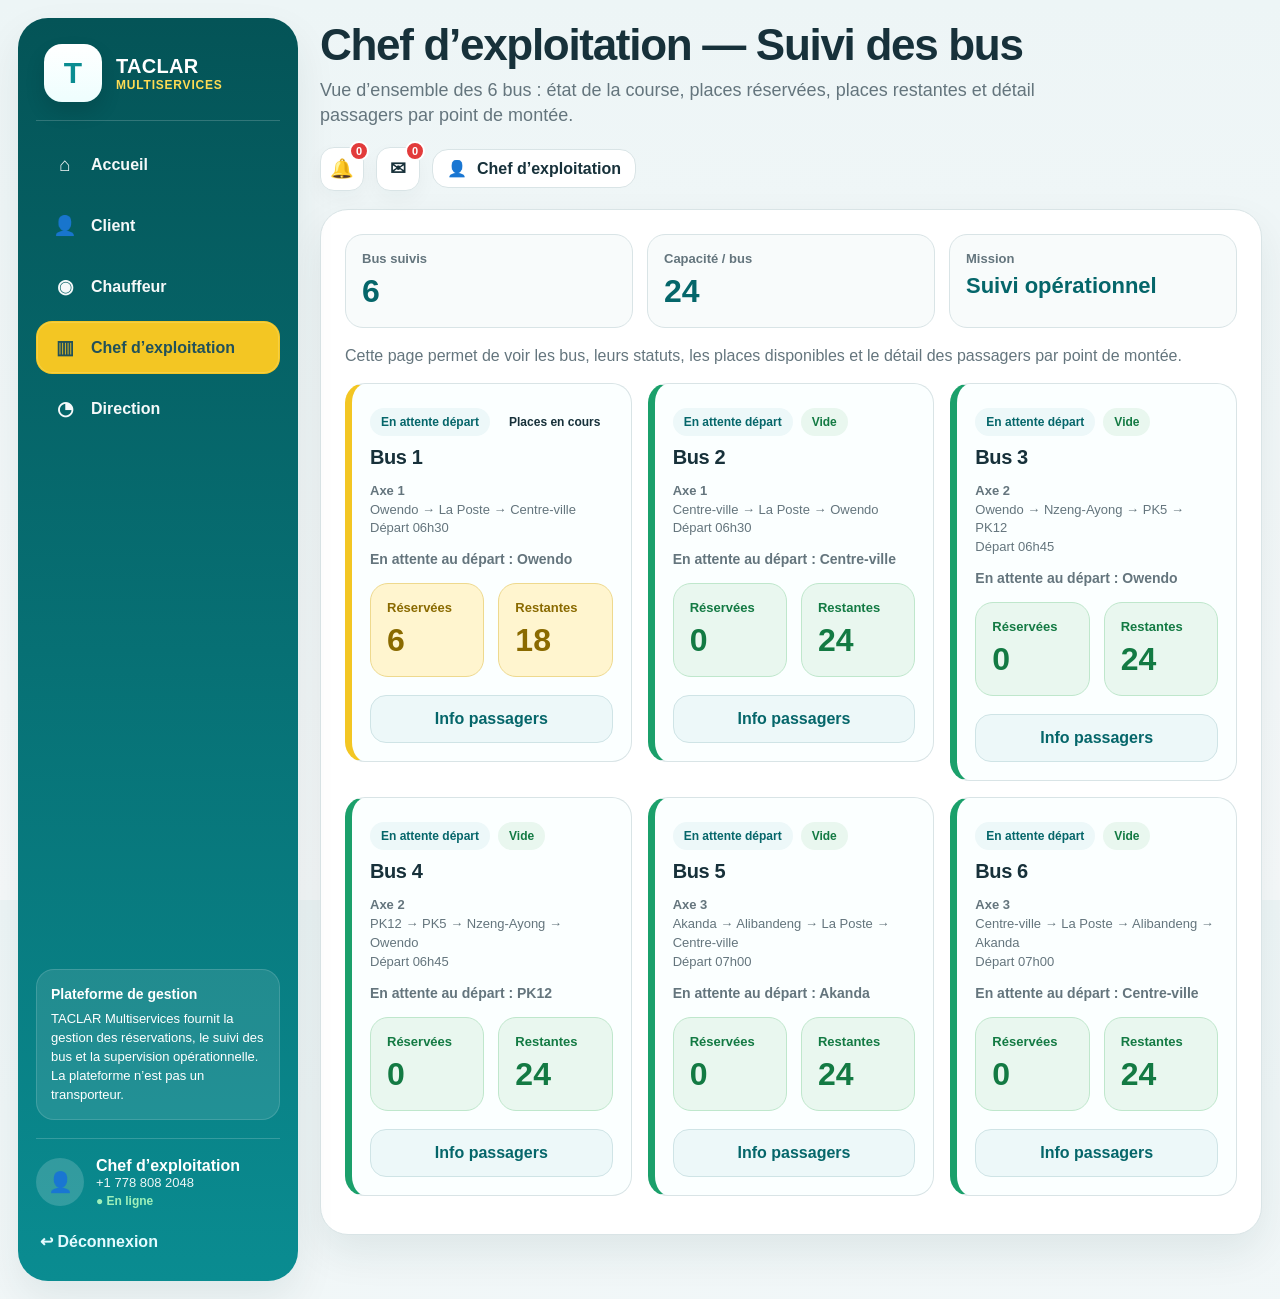
<file: dispatch.html>
<!DOCTYPE html>
<html lang="fr">
<head>
  <meta charset="UTF-8" />
  <meta name="viewport" content="width=device-width, initial-scale=1.0" />
  <title>TACLAR Multiservices — Suivi des bus</title>
  <link rel="stylesheet" href="styles.css" />
</head>
<body>
  <div class="app-shell">
    
  <aside class="sidebar">
    <div class="brand-block">
      <div class="brand-icon">T</div>
      <div>
        <div class="brand-name">TACLAR</div>
        <div class="brand-sub">MULTISERVICES</div>
      </div>
    </div>

    <nav class="side-nav">
      <a class="side-link " href="index.html"><span class="icon">⌂</span><span>Accueil</span></a>
      <a class="side-link " href="client.html"><span class="icon">👤</span><span>Client</span></a>
      <a class="side-link " href="chauffeur.html"><span class="icon">◉</span><span>Chauffeur</span></a>
      <a class="side-link active" href="dispatch.html"><span class="icon">▥</span><span>Chef d’exploitation</span></a>
      <a class="side-link " href="direction.html"><span class="icon">◔</span><span>Direction</span></a>
    </nav>

    <div class="side-spacer"></div>

    <div class="side-note">
      <strong>Plateforme de gestion</strong>
      TACLAR Multiservices fournit la gestion des réservations, le suivi des bus et la supervision opérationnelle. La plateforme n’est pas un transporteur.
    </div>

    <div class="profile-box">
      <div class="avatar">👤</div>
      <div>
        <div style="font-weight:800" data-role-name>Chef d’exploitation</div>
        <div style="font-size:13px;opacity:.92">+1 778 808 2048</div>
        <span class="small-green" data-role-status>● En ligne</span>
      </div>
    </div>

    <a class="logout-link js-logout" href="login.html">↩ Déconnexion</a>
  </aside>

    <main class="content-area">
      
    <header class="topbar">
      <div class="page-heading">
        <h1>Chef d’exploitation — Suivi des bus</h1>
        <p>Vue d’ensemble des 6 bus : état de la course, places réservées, places restantes et détail passagers par point de montée.</p>
      </div>
      <div class="topbar-actions">
        <button class="top-icon notification-trigger" id="notificationBell" type="button" aria-label="Notifications">🔔<span class="notification-count" id="notificationCount">0</span></button>
        <button class="top-icon notification-trigger" id="notificationEnvelope" type="button" aria-label="Messages">✉<span class="notification-count" id="messageCount">0</span></button>
        <div class="user-chip">👤 <span>Chef d’exploitation</span></div>
      </div>
    </header>
    
      <article class="card">
        <div class="summary-strip" style="grid-template-columns:repeat(3,1fr)">
          <div class="stat"><span>Bus suivis</span><strong>6</strong></div>
          <div class="stat"><span>Capacité / bus</span><strong>24</strong></div>
          <div class="stat"><span>Mission</span><strong style="font-size:22px">Suivi opérationnel</strong></div>
        </div>
        <p class="muted" style="margin-top:16px">Cette page permet de voir les bus, leurs statuts, les places disponibles et le détail des passagers par point de montée.</p>
        <div class="grid-3" id="busCards"></div>
        <div class="quick-actions">
          
          
          
        </div>
        <div id="message" class="message"></div>
      </article>
    </main>
  </div>

  <div class="modal-backdrop" id="infoModal">
    <div class="modal">
      <div class="modal-head">
        <div>
          <h2 id="modalTitle">Détail bus</h2>
          <p class="muted" id="modalSubtitle">Liste des passagers</p>
        </div>
        <button class="close-btn" id="closeModalBtn">Fermer</button>
      </div>
      <div id="modalContent"></div>
    </div>
  </div>
  <div class="modal-backdrop" id="notificationModal">
    <div class="modal notification-modal">
      <div class="modal-head">
        <div>
          <h2>Messages de réservation</h2>
          <p class="muted">Copie interne des notifications créées lors des réservations en ligne.</p>
        </div>
        <button class="close-btn" id="closeNotificationModal">Fermer</button>
      </div>
      <div class="notification-toolbar">
        <strong id="notificationSummary">0 nouveau message</strong>
        <button class="secondary" id="markAllReadBtn" type="button">Tout marquer comme lu</button>
      </div>
      <div id="notificationList"></div>
    </div>
  </div>

  <script src="app.js"></script>
  <script>
    const cards = document.getElementById("busCards");
    const msg = document.getElementById("message");
    const modal = document.getElementById("infoModal");
    const modalTitle = document.getElementById("modalTitle");
    const modalSubtitle = document.getElementById("modalSubtitle");
    const modalContent = document.getElementById("modalContent");
    const notificationModal = document.getElementById("notificationModal");
    const notificationList = document.getElementById("notificationList");

    function renderNotifications(){
      const notifications = G10TP.getNotifications();
      const unread = notifications.filter(n => !n.read).length;
      document.getElementById('notificationCount').textContent = unread;
      document.getElementById('messageCount').textContent = unread;
      document.getElementById('notificationCount').classList.toggle('hide', unread === 0);
      document.getElementById('messageCount').classList.toggle('hide', unread === 0);
      document.getElementById('notificationSummary').textContent = `${unread} nouveau${unread > 1 ? 'x' : ''} message${unread > 1 ? 's' : ''}`;
      if(notifications.length === 0){
        notificationList.innerHTML = '<div class="empty">Aucun message de réservation.</div>';
        return;
      }
      notificationList.innerHTML = notifications.map(n => `
        <article class="notification-item ${n.read ? 'read' : 'unread'}" data-notification-id="${n.id}">
          <div class="notification-item-head">
            <div>
              <span class="badge ${n.read ? 'badge-wait' : 'badge-open'}">${n.read ? 'Lu' : 'Nouveau'}</span>
              <strong>${escapeHtml(n.title)}</strong>
            </div>
            <time>${escapeHtml(n.createdAt)}</time>
          </div>
          <pre>${escapeHtml(n.message)}</pre>
          ${n.read ? '' : '<button class="secondary mark-read-btn" type="button">Marquer comme lu</button>'}
        </article>
      `).join('');
      notificationList.querySelectorAll('.mark-read-btn').forEach(btn => {
        btn.addEventListener('click', () => {
          const item = btn.closest('[data-notification-id]');
          G10TP.markNotificationRead(item.dataset.notificationId);
          renderNotifications();
        });
      });
    }

    function openNotificationModal(){
      renderNotifications();
      notificationModal.classList.add('open');
    }

    function render(){
      const state = G10TP.loadState();
      cards.innerHTML = G10TP.BUS_DEFINITIONS.map(bus => {
        const b = state.buses[bus.id];
        const move = G10TP.movementStatus(bus, b);
        const occ = G10TP.occupancyStatus(b);
        const reserved = G10TP.totalReserved(b);
        const remaining = G10TP.remainingSeats(b);
        return `
          <div class="bus-card ${move.cardCls} ${occ.cardCls}">
            <div class="badge-row">
              <span class="${move.cls}">${move.short}</span>
              <span class="${occ.cls}">${occ.label}</span>
              ${Number(b.delayMinutes || 0) > 0 ? `<span class="badge badge-full">Retard +${b.delayMinutes} min</span>` : ""}
            </div>
            <h3>${bus.label} ${remaining <= 0 ? "— Complet" : ""}</h3>
            <p class="small"><strong>${bus.axis}</strong><br>${bus.routeName}<br>Départ ${bus.startTime}</p>
            <p class="${move.lineCls}">${move.label}</p>
            <div class="stats" style="grid-template-columns:1fr 1fr">
              <div class="stat ${occ.statReserved}"><span>Réservées</span><strong>${reserved}</strong></div>
              <div class="stat ${occ.statRemaining}"><span>Restantes</span><strong>${remaining}</strong></div>
            </div>
            <div class="dispatch-card-actions"><button class="secondary info-btn" data-bus-id="${bus.id}">Info passagers</button></div>
          </div>
        `;
      }).join("");
      document.querySelectorAll(".info-btn").forEach(btn => btn.addEventListener("click", () => openInfo(btn.dataset.busId)));
    }

    function openInfo(busId){
      const state = G10TP.loadState();
      const bus = G10TP.getBusDef(busId);
      const b = state.buses[busId];
      const move = G10TP.movementStatus(bus, b);
      const occ = G10TP.occupancyStatus(b);
      modalTitle.textContent = `${bus.label} — Détail passagers`;
      modalSubtitle.textContent = `${bus.axis} · ${bus.routeName} · ${move.label}`;

      const terminal = G10TP.terminalName(bus);
      const reserved = G10TP.totalReserved(b);
      const remaining = G10TP.remainingSeats(b);
      let html = `
        <div class="badge-row">
          <span class="${move.cls}">${move.label}</span>
          <span class="${occ.cls}">${occ.label}</span>
          ${Number(b.delayMinutes || 0) > 0 ? `<span class="badge badge-full">Retard +${b.delayMinutes} min</span>` : ""}
        </div>
        <div class="info-summary" style="grid-template-columns:1fr 1fr">
          <div class="stat"><span>Places réservées</span><strong>${reserved}</strong></div>
          <div class="stat"><span>Places restantes</span><strong>${remaining}</strong></div>
        </div>
      `;
      if(b.reservations.length === 0){
        html += `<div class="empty">Aucun passager enregistré pour ce bus.</div>`;
        modalContent.innerHTML = html;
        modal.classList.add("open");
        return;
      }
      const statusCounts = {
        boarded: b.reservations.filter(r => G10TP.passengerStatusLabel(r) === "Monté et payé").reduce((sum,r)=>sum+Number(r.seats||0),0),
        absent: b.reservations.filter(r => G10TP.passengerStatusLabel(r) === "Absent").reduce((sum,r)=>sum+Number(r.seats||0),0)
      };
      html += `
        <h3 class="info-section-title">Résumé des statuts</h3>
        <div class="info-summary">
          <div class="stat"><span>Montés/payés</span><strong>${statusCounts.boarded}</strong></div>
          <div class="stat"><span>Absents</span><strong>${statusCounts.absent}</strong></div>
          <div class="stat"><span>Total</span><strong>${reserved}</strong></div>
        </div>
      `;
      const boardingStops = bus.stops.slice(0, -1).map(s => s.name);
      html += `<h3 class="info-section-title">Résumé par point de montée</h3><table><thead><tr><th>Point de montée</th><th>Destination</th><th>Places</th></tr></thead><tbody>`;
      boardingStops.forEach(stopName => {
        const list = b.reservations.filter(r => r.boarding === stopName);
        const seats = list.reduce((sum, r) => sum + Number(r.seats || 0), 0);
        if(seats > 0){
          html += `<tr><td>${escapeHtml(stopName)}</td><td>${escapeHtml(terminal)}</td><td>${seats}</td></tr>`;
        }
      });
      html += `</tbody></table>`;
      if((b.incidentLog || []).length > 0){
        html += `<h3 class="info-section-title">Incidents / retards</h3><table><thead><tr><th>Heure</th><th>Incident</th><th>Retard</th><th>À prévenir</th></tr></thead><tbody>${(b.incidentLog || []).map(item => `<tr><td>${item.time}</td><td>${item.type}</td><td>+${item.addedDelay} min / total ${item.totalDelay} min</td><td>${item.notifySeats} place(s)</td></tr>`).join("")}</tbody></table>`;
      }
      html += `<h3 class="info-section-title">Liste détaillée des passagers</h3><div id="modalPassengerTable"></div>`;
      modalContent.innerHTML = html;
      const tableTarget = document.getElementById("modalPassengerTable");
      tableTarget.innerHTML = `<table><thead><tr><th>Client</th><th>Téléphone</th><th>Montée</th><th>Places</th><th>Statut</th></tr></thead><tbody>${b.reservations.map(r => `<tr><td>${escapeHtml(r.name)}</td><td>${escapeHtml(r.phone || "—")}</td><td>${escapeHtml(r.boarding)}</td><td>${r.seats}</td><td><span class="badge ${G10TP.passengerStatusClass(r)}">${escapeHtml(G10TP.passengerStatusLabel(r))}</span></td></tr>`).join("")}</tbody></table>`;
      modal.classList.add("open");
    }

    function closeModal(){ modal.classList.remove("open"); }
    function show(text){ msg.textContent = text; msg.className = "message ok"; }
    function escapeHtml(value){ return String(value ?? "").replaceAll("&","&amp;").replaceAll("<","&lt;").replaceAll(">","&gt;").replaceAll('"',"&quot;").replaceAll("'","&#039;"); }

                document.getElementById("closeModalBtn").addEventListener("click", closeModal);
    modal.addEventListener("click", e => { if(e.target === modal) closeModal(); });
    document.addEventListener("keydown", e => { if(e.key === "Escape") closeModal(); });

    document.getElementById('notificationBell').addEventListener('click', openNotificationModal);
    document.getElementById('notificationEnvelope').addEventListener('click', openNotificationModal);
    document.getElementById('closeNotificationModal').addEventListener('click', () => notificationModal.classList.remove('open'));
    notificationModal.addEventListener('click', e => { if(e.target === notificationModal) notificationModal.classList.remove('open'); });
    document.getElementById('markAllReadBtn').addEventListener('click', () => { G10TP.markAllNotificationsRead(); renderNotifications(); });
    render();
  </script>
  <script src="auth.js"></script>
</body>
</html>
</file>
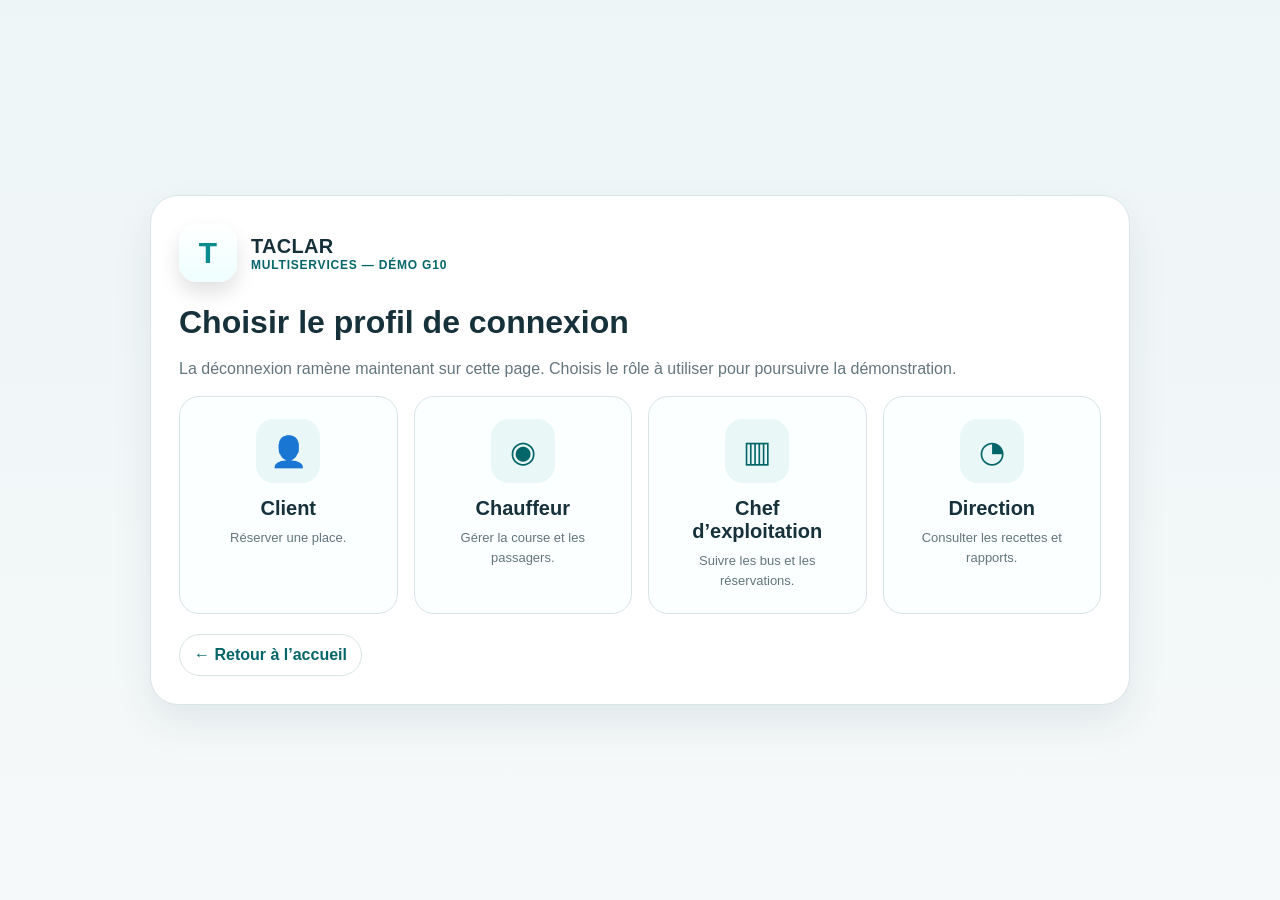
<file: login.html>
<!DOCTYPE html>
<html lang="fr">
<head>
  <meta charset="UTF-8" />
  <meta name="viewport" content="width=device-width, initial-scale=1.0" />
  <title>TACLAR Multiservices — Connexion démo</title>
  <link rel="stylesheet" href="styles.css" />
  <style>
    body{min-height:100vh;display:grid;place-items:center;padding:24px}
    .login-shell{width:min(980px,100%);background:#fff;border:1px solid var(--line);border-radius:28px;box-shadow:var(--shadow);padding:28px}
    .login-brand{display:flex;align-items:center;gap:14px;margin-bottom:22px}
    .role-grid{display:grid;grid-template-columns:repeat(4,1fr);gap:16px}
    .role-card{display:block;text-decoration:none;color:var(--text);border:1px solid var(--line);border-radius:20px;padding:22px;background:#fbffff;text-align:center;transition:.18s ease}
    .role-card:hover{transform:translateY(-2px);border-color:var(--teal);box-shadow:0 12px 28px rgba(17,45,53,.08)}
    .role-icon{width:64px;height:64px;border-radius:18px;background:#eaf7f7;color:var(--teal-dark);display:grid;place-items:center;margin:0 auto 14px;font-size:30px}
    .role-card strong{display:block;font-size:20px;margin-bottom:8px}
    @media(max-width:850px){.role-grid{grid-template-columns:1fr 1fr}}
    @media(max-width:520px){.role-grid{grid-template-columns:1fr}}
  </style>
</head>
<body>
  <main class="login-shell">
    <div class="login-brand">
      <div class="brand-icon">T</div>
      <div><div class="brand-name">TACLAR</div><div class="brand-sub" style="color:var(--teal-dark)">MULTISERVICES — DÉMO G10</div></div>
    </div>
    <h1 style="margin:0 0 8px">Choisir le profil de connexion</h1>
    <p class="muted">La déconnexion ramène maintenant sur cette page. Choisis le rôle à utiliser pour poursuivre la démonstration.</p>
    <section class="role-grid">
      <a class="role-card" href="client.html" data-login-role="Client"><div class="role-icon">👤</div><strong>Client</strong><span class="small">Réserver une place.</span></a>
      <a class="role-card" href="chauffeur.html" data-login-role="Chauffeur"><div class="role-icon">◉</div><strong>Chauffeur</strong><span class="small">Gérer la course et les passagers.</span></a>
      <a class="role-card" href="dispatch.html" data-login-role="Chef d’exploitation"><div class="role-icon">▥</div><strong>Chef d’exploitation</strong><span class="small">Suivre les bus et les réservations.</span></a>
      <a class="role-card" href="direction.html" data-login-role="Direction"><div class="role-icon">◔</div><strong>Direction</strong><span class="small">Consulter les recettes et rapports.</span></a>
    </section>
    <div style="margin-top:20px"><a class="chip-btn" href="index.html">← Retour à l’accueil</a></div>
  </main>
  <script src="auth.js"></script>
</body>
</html>
</file>
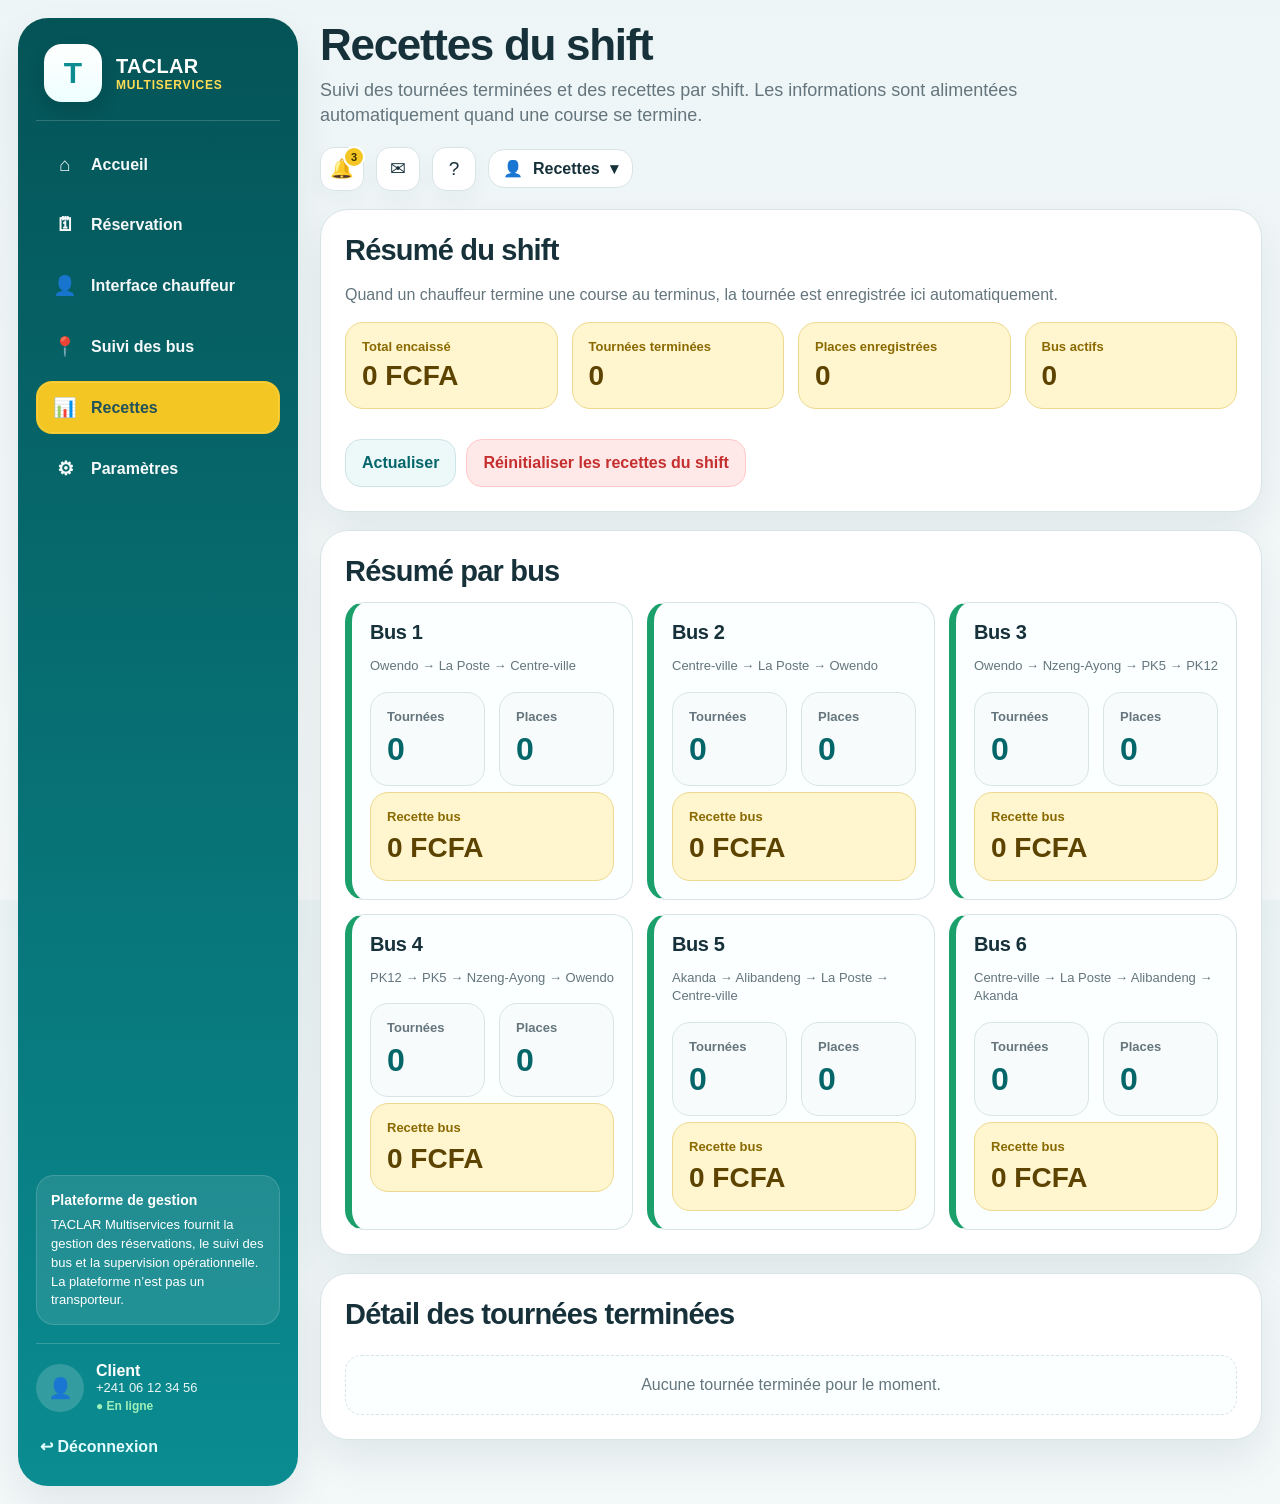
<file: recettes.html>
<!DOCTYPE html>
<html lang="fr">
<head>
  <meta charset="UTF-8" />
  <meta name="viewport" content="width=device-width, initial-scale=1.0" />
  <title>TACLAR Multiservices — Recettes</title>
  <link rel="stylesheet" href="styles.css" />
</head>
<body>
  <div class="app-shell">
    
  <aside class="sidebar">
    <div class="brand-block">
      <div class="brand-icon">T</div>
      <div>
        <div class="brand-name">TACLAR</div>
        <div class="brand-sub">MULTISERVICES</div>
      </div>
    </div>

    <nav class="side-nav">
      <a class="side-link " href="index.html"><span class="icon">⌂</span><span>Accueil</span></a>
      <a class="side-link " href="client.html"><span class="icon">🗓</span><span>Réservation</span></a>
      <a class="side-link " href="chauffeur.html"><span class="icon">👤</span><span>Interface chauffeur</span></a>
      <a class="side-link " href="dispatch.html"><span class="icon">📍</span><span>Suivi des bus</span></a>
      <a class="side-link active" href="recettes.html"><span class="icon">📊</span><span>Recettes</span></a>
      <a class="side-link " href="index.html"><span class="icon">⚙</span><span>Paramètres</span></a>
    </nav>

    <div class="side-spacer"></div>

    <div class="side-note">
      <strong>Plateforme de gestion</strong>
      TACLAR Multiservices fournit la gestion des réservations, le suivi des bus et la supervision opérationnelle. La plateforme n’est pas un transporteur.
    </div>

    <div class="profile-box">
      <div class="avatar">👤</div>
      <div>
        <div style="font-weight:800">Client</div>
        <div style="font-size:13px;opacity:.92">+241 06 12 34 56</div>
        <span class="small-green">● En ligne</span>
      </div>
    </div>

    <a class="logout-link" href="index.html">↩ Déconnexion</a>
  </aside>

    <main class="content-area">
      
    <header class="topbar">
      <div class="page-heading">
        <h1>Recettes du shift</h1>
        <p>Suivi des tournées terminées et des recettes par shift. Les informations sont alimentées automatiquement quand une course se termine.</p>
      </div>
      <div class="topbar-actions">
        <div class="top-icon small-badge" data-count="3">🔔</div>
        <div class="top-icon">✉</div>
        <div class="top-icon">?</div>
        <div class="user-chip">👤 <span>Recettes</span> ▾</div>
      </div>
    </header>
    
      <article class="card">
        <h2>Résumé du shift</h2>
        <p class="muted">Quand un chauffeur termine une course au terminus, la tournée est enregistrée ici automatiquement.</p>
        <div class="revenue-hero">
          <div class="revenue-card"><span>Total encaissé</span><strong id="shiftTotal">0 FCFA</strong></div>
          <div class="revenue-card"><span>Tournées terminées</span><strong id="tripCount">0</strong></div>
          <div class="revenue-card"><span>Places enregistrées</span><strong id="seatTotal">0</strong></div>
          <div class="revenue-card"><span>Bus actifs</span><strong id="activeBusCount">0</strong></div>
        </div>
        <div class="quick-actions">
          <button class="secondary" id="refreshBtn" style="width:auto">Actualiser</button>
          <button class="danger" id="clearRevenueBtn" style="width:auto">Réinitialiser les recettes du shift</button>
        </div>
        <div id="message" class="message"></div>
      </article>

      <article class="card">
        <h2>Résumé par bus</h2>
        <div class="bus-revenue-grid" id="busRevenueCards"></div>
      </article>

      <article class="card">
        <h2>Détail des tournées terminées</h2>
        <div class="revenue-table-wrap" id="tripTable"></div>
      </article>
    </main>
  </div>

  <script src="app.js"></script>
  <script>
    const message = document.getElementById("message");
    function render(){
      const state = G10TP.loadState();
      const trips = state.completedTrips || [];
      document.getElementById("shiftTotal").textContent = G10TP.formatMoney(G10TP.shiftRevenueTotal(state));
      document.getElementById("tripCount").textContent = trips.length;
      document.getElementById("seatTotal").textContent = G10TP.shiftSeatsTotal(state);
      document.getElementById("activeBusCount").textContent = new Set(trips.map(t => t.busId)).size;
      renderBusCards(state);
      renderTripTable(state);
    }
    function renderBusCards(state){
      const rows = G10TP.tripsByBus(state);
      document.getElementById("busRevenueCards").innerHTML = rows.map(row => `
        <div class="bus-card ${row.count > 0 ? 'bus-done' : 'bus-open'}">
          <h3>${row.busLabel}</h3>
          <p class="small">${row.routeName}</p>
          <div class="stats" style="grid-template-columns:1fr 1fr">
            <div class="stat"><span>Tournées</span><strong>${row.count}</strong></div>
            <div class="stat"><span>Places</span><strong>${row.seats}</strong></div>
          </div>
          <div class="price-box"><span>Recette bus</span><strong>${G10TP.formatMoney(row.revenue)}</strong></div>
        </div>
      `).join("");
    }
    function renderTripTable(state){
      const trips = state.completedTrips || [];
      if(trips.length === 0){
        document.getElementById("tripTable").innerHTML = `<div class="empty">Aucune tournée terminée pour le moment.</div>`;
        return;
      }
      let html = `<table><thead><tr><th>Heure fin</th><th>Bus</th><th>Axe</th><th>Trajet</th><th>Places</th><th>Montés</th><th>Absents</th><th>Retard</th><th>Recette</th></tr></thead><tbody>`;
      trips.forEach(t => {
        html += `<tr><td>${t.completedAt}</td><td><strong>${t.busLabel}</strong></td><td>${t.axis}</td><td>${t.routeName}</td><td>${t.reservedSeats}</td><td><span class="shift-badge">${t.boardedSeats}</span></td><td><span class="shift-badge ${t.absentSeats > 0 ? 'red' : ''}">${t.absentSeats}</span></td><td><span class="shift-badge ${t.delayMinutes > 0 ? 'warn' : ''}">${t.delayMinutes} min</span></td><td><strong>${G10TP.formatMoney(t.revenue)}</strong></td></tr>`;
      });
      html += `</tbody></table>`;
      document.getElementById("tripTable").innerHTML = html;
    }
    function show(text){ message.textContent = text; message.className = "message ok"; }
    document.getElementById("refreshBtn").addEventListener("click", render);
    document.getElementById("clearRevenueBtn").addEventListener("click", () => { const state = G10TP.loadState(); state.completedTrips = []; G10TP.saveState(state); render(); show("Recettes du shift réinitialisées."); });
    render();
  </script>
</body>
</html>
</file>
<file: styles.css>
:root{
  --teal:#0a8c91;
  --teal-dark:#05666a;
  --teal-deep:#045457;
  --gold:#f3c623;
  --gold-soft:#fff5cf;
  --bg:#f4f7f8;
  --surface:#ffffff;
  --surface-soft:#f8fbfb;
  --text:#17313a;
  --muted:#64757d;
  --line:#d9e4e6;
  --green:#e9f7ef;
  --green-text:#137a43;
  --red:#ffe8e8;
  --red-text:#c52f2f;
  --blue:#eaf2ff;
  --blue-text:#1958a6;
  --orange:#fff4df;
  --orange-text:#a56404;
  --shadow:0 18px 40px rgba(17,45,53,.08);
  --radius-xl:28px;
  --radius-lg:22px;
  --radius-md:16px;
  --radius-sm:12px;
}
*{box-sizing:border-box}
html,body{height:100%}
body{
  margin:0;
  font-family:Arial, Helvetica, sans-serif;
  color:var(--text);
  background:linear-gradient(180deg,#edf5f6 0%, #f6f9fa 100%);
}
a{color:inherit}
button,input,select{font:inherit}

.app-shell{
  max-width:1500px;
  margin:0 auto;
  min-height:100vh;
  display:grid;
  grid-template-columns:280px minmax(0,1fr);
  gap:22px;
  padding:18px;
}
.sidebar{
  background:linear-gradient(180deg,var(--teal-deep),var(--teal));
  color:#fff;
  border-radius:30px;
  padding:22px 18px;
  box-shadow:var(--shadow);
  display:flex;
  flex-direction:column;
  min-height:calc(100vh - 36px);
  position:sticky;
  top:18px;
}
.brand-block{
  display:flex;
  align-items:center;
  gap:14px;
  padding:4px 8px 18px;
  border-bottom:1px solid rgba(255,255,255,.18);
}
.brand-icon{
  width:58px;height:58px;border-radius:18px;
  background:linear-gradient(180deg,#fff,#eefefe);
  color:var(--teal);
  display:grid;place-items:center;
  font-size:30px;font-weight:900;
  box-shadow:0 10px 20px rgba(0,0,0,.12);
  flex:0 0 auto;
}
.brand-name{font-size:20px;font-weight:900;letter-spacing:.3px}
.brand-sub{font-size:12px;color:#ffdc53;font-weight:800;letter-spacing:.8px}
.side-nav{display:flex;flex-direction:column;gap:8px;margin-top:18px}
.side-link{
  display:flex;align-items:center;gap:12px;
  text-decoration:none;padding:14px 14px;border-radius:16px;
  color:rgba(255,255,255,.96);font-weight:800;
  border:1px solid transparent;transition:.18s ease;
}
.side-link:hover{background:rgba(255,255,255,.1)}
.side-link.active{background:#f3c623;color:#21515a;box-shadow:inset 0 0 0 1px rgba(255,255,255,.15)}
.side-link .icon{width:28px;text-align:center;font-size:19px}
.side-spacer{flex:1}
.side-note{
  background:rgba(255,255,255,.1);
  border:1px solid rgba(255,255,255,.14);
  border-radius:18px;padding:14px;margin-top:18px;font-size:13px;line-height:1.45;
}
.side-note strong{display:block;margin-bottom:6px;font-size:14px}
.profile-box{
  margin-top:18px;padding-top:18px;border-top:1px solid rgba(255,255,255,.18);
  display:flex;align-items:center;gap:12px;
}
.avatar{width:48px;height:48px;border-radius:50%;background:rgba(255,255,255,.17);display:grid;place-items:center;font-size:20px}
.profile-box .small-green{display:block;color:#9ff0ba;font-size:12px;margin-top:4px;font-weight:700}
.logout-link{display:flex;align-items:center;gap:10px;color:#e4fbff;text-decoration:none;margin-top:16px;font-weight:700;padding:8px 4px}

.content-area{
  min-width:0;
  padding:4px 0 28px;
}
.topbar{
  display:flex;align-items:flex-start;justify-content:space-between;gap:18px;
  margin-bottom:18px;flex-wrap:wrap;
}
.page-heading h1{margin:0;font-size:44px;letter-spacing:-1.3px;line-height:1.05}
.page-heading p{margin:10px 0 0;color:var(--muted);font-size:18px;line-height:1.4;max-width:760px}
.topbar-actions{display:flex;align-items:center;gap:12px;flex-wrap:wrap}
.top-icon{
  width:44px;height:44px;border-radius:14px;border:1px solid var(--line);
  background:#fff;display:grid;place-items:center;font-size:19px;box-shadow:0 8px 20px rgba(17,45,53,.04)
}
.user-chip{display:flex;align-items:center;gap:10px;background:#fff;border:1px solid var(--line);padding:9px 14px;border-radius:16px;font-weight:800}
.small-badge{position:relative}
.small-badge:after{content:attr(data-count);position:absolute;right:-2px;top:-2px;width:18px;height:18px;border-radius:50%;background:var(--gold);color:#3b3100;display:grid;place-items:center;font-size:11px;font-weight:900;border:2px solid #fff}

.card{
  background:var(--surface);
  border:1px solid var(--line);
  border-radius:var(--radius-xl);
  padding:24px;
  box-shadow:var(--shadow);
  margin-bottom:18px;
}
.card h2{margin:0 0 12px;font-size:29px;letter-spacing:-.8px}
.card h3{margin:0 0 10px;font-size:22px;letter-spacing:-.4px}
.muted,.small{color:var(--muted);line-height:1.45}
.small{font-size:13px}
.grid{display:grid;grid-template-columns:1fr 1fr;gap:18px;align-items:start}
.grid-3{display:grid;grid-template-columns:repeat(3,1fr);gap:16px;align-items:start}
.grid-4{display:grid;grid-template-columns:repeat(4,1fr);gap:16px;align-items:start}
.hero-grid{display:grid;grid-template-columns:1.1fr .9fr;gap:18px;align-items:stretch}
.visual-panel{
  background:linear-gradient(180deg,#fbffff,#f5fbfb);
  border:1px solid var(--line);border-radius:24px;padding:20px;
  display:grid;align-items:center;
}
.mini-dashboard{display:grid;grid-template-columns:1.05fr .95fr;gap:14px;align-items:stretch}
.mini-phone{
  border:2px solid #b7d4d8;border-radius:28px;padding:14px;background:#fff;min-height:260px;
  display:flex;flex-direction:column;justify-content:center;align-items:center;text-align:center;
}
.mini-phone .check{width:72px;height:72px;border-radius:50%;background:var(--green);color:var(--green-text);display:grid;place-items:center;font-size:34px;font-weight:900;margin-bottom:12px}
.mini-cards{display:grid;gap:12px}
.mini-card{background:#fff;border:1px solid var(--line);border-radius:18px;padding:14px;min-height:90px}
.mini-card strong{display:block;font-size:18px;color:var(--teal-dark);margin-top:6px}
.route-map{
  min-height:130px;border-radius:18px;border:1px dashed #b9d7da;background:linear-gradient(180deg,#f8fbfb,#f3f9fa);padding:12px;position:relative;overflow:hidden
}
.route-map .stop-pin{position:absolute;width:18px;height:18px;background:var(--teal);border:3px solid #fff;border-radius:50%;box-shadow:0 0 0 3px rgba(10,140,145,.15)}
.route-map .line{position:absolute;left:14%;right:12%;top:52%;height:3px;border-top:3px dashed #74b6ba;transform:rotate(-5deg)}
.route-map .stop1{left:14%;top:60%}.route-map .stop2{left:46%;top:38%}.route-map .stop3{right:14%;top:54%;background:var(--gold)}
.quick-actions{display:flex;gap:10px;flex-wrap:wrap;margin-top:14px}
.chip-btn{
  display:inline-flex;align-items:center;gap:8px;padding:11px 14px;border-radius:999px;border:1px solid var(--line);background:#fff;text-decoration:none;font-weight:800;color:var(--teal-dark)
}
.chip-btn.primary{background:var(--gold);border-color:#efcd5e;color:#214147}
.stats{display:grid;grid-template-columns:repeat(4,1fr);gap:14px;margin:16px 0 6px}
.stat{
  background:var(--surface-soft);border:1px solid var(--line);border-radius:18px;padding:16px;min-height:94px
}
.stat span{display:block;color:var(--muted);font-size:13px;font-weight:700}
.stat strong{display:block;margin-top:8px;font-size:32px;color:var(--teal-dark);line-height:1.1}
.summary-strip{display:grid;grid-template-columns:1.3fr repeat(3,1fr);gap:14px;align-items:stretch}
.summary-main{display:flex;gap:14px;align-items:center;background:var(--surface-soft);border:1px solid var(--line);border-radius:20px;padding:16px}
.summary-main .big-icon{width:64px;height:64px;border-radius:18px;background:#e7f7f8;color:var(--teal);display:grid;place-items:center;font-size:32px;font-weight:900}
.info-grid{display:grid;grid-template-columns:1fr 1fr;gap:14px}
.kpi{background:var(--surface-soft);border:1px solid var(--line);border-radius:18px;padding:14px}
.kpi strong{display:block;font-size:18px;margin-top:6px;color:var(--teal-dark)}

label{display:block;font-weight:800;margin-bottom:8px;font-size:14px}
input,select{
  width:100%;padding:13px 14px;border:1px solid #cadbdd;border-radius:14px;background:#fff;color:var(--text)
}
input:focus,select:focus{outline:2px solid rgba(10,140,145,.15);border-color:var(--teal)}
.form-grid{display:grid;grid-template-columns:1fr 1fr;gap:14px}
.form-grid-3{display:grid;grid-template-columns:repeat(3,1fr);gap:14px}
.full{grid-column:1/-1}
.inline-field{display:flex;gap:10px;align-items:center}
button{
  width:100%;border:0;border-radius:16px;padding:14px 16px;font-weight:800;cursor:pointer;font-size:16px;margin-top:12px;transition:.18s ease
}
button:hover{transform:translateY(-1px)}
button:disabled{opacity:.55;cursor:not-allowed;transform:none}
.primary{background:var(--gold);color:#233d45}
.primary-action,.driver-btn{background:var(--teal);color:#fff}
.secondary{background:#edf8f9;color:var(--teal-dark);border:1px solid #cfe4e6}
.warning{background:#fff2d3;color:#9a5b00;border:1px solid #f3df9f}
.danger{background:#ffe8e8;color:#c52f2f;border:1px solid #ffc9c9}
.message{margin-top:14px;padding:13px 14px;border-radius:14px;display:none;line-height:1.4;font-weight:700}
.ok{display:block;background:var(--green);border:1px solid #b9e6ca;color:var(--green-text)}
.err{display:block;background:var(--red);border:1px solid #ffcfcf;color:var(--red-text)}
.info{display:block;background:var(--blue);border:1px solid #ccdcff;color:var(--blue-text)}
.pill,.badge{
  display:inline-block;padding:7px 11px;border-radius:999px;font-weight:800;font-size:12px
}
.pill-open,.badge-open{background:var(--green);color:var(--green-text)}
.pill-full,.badge-full{background:var(--red);color:var(--red-text)}
.pill-road,.badge-road{background:var(--blue);color:var(--blue-text)}
.pill-stop,.badge-stop,.status-wait{background:var(--orange);color:var(--orange-text)}
.pill-neutral,.badge-wait{background:#edf8f9;color:var(--teal-dark)}
.badge-done,.status-boarded{background:var(--green);color:var(--green-text)}
.status-absent{background:var(--red);color:var(--red-text)}
.payment-paid{background:var(--green);color:var(--green-text)}
.payment-cash{background:var(--orange);color:var(--orange-text)}
.payment-pending{background:#f1f3f5;color:#5d6f77}
.badge-row{display:flex;gap:8px;flex-wrap:wrap;margin:6px 0 10px}

.price-grid{display:grid;grid-template-columns:1fr 1fr;gap:14px}
.price-box{background:var(--gold-soft);border:1px solid #eed98e;border-radius:18px;padding:16px;margin-top:0}
.price-box span{display:block;color:#8a6a00;font-size:13px;font-weight:800}
.price-box strong{display:block;margin-top:8px;color:#5d4300;font-size:28px}
.tariff-note,.logic-note,.notify-box,.lock-note{
  margin-top:12px;padding:12px 14px;border-radius:14px;background:#eef8f9;border:1px solid var(--line);color:var(--teal-dark);font-size:13px;line-height:1.45
}
.incident-panel{background:linear-gradient(180deg,#fffef7,#fff9e7);border:1px solid #f0e1a9;border-radius:18px;padding:18px}
.incident-log{list-style:none;padding:0;margin:12px 0 0;border-top:1px solid #f0e1a9}
.incident-log li{padding:10px 0;border-bottom:1px solid #f0e1a9;font-size:13px;line-height:1.4}
.incident-log time{font-weight:800;color:#8a6a00;margin-right:6px}
.delay-badge{display:inline-block;padding:7px 10px;border-radius:999px;background:var(--orange);color:var(--orange-text);font-size:12px;font-weight:800}
.delay-badge.active{background:var(--red);color:var(--red-text)}

.timeline{display:grid;gap:10px;position:relative;margin:18px 4px 20px}
.timeline.stops-3{grid-template-columns:repeat(3,1fr)}
.timeline.stops-4{grid-template-columns:repeat(4,1fr)}
.timeline:before{content:"";position:absolute;left:10%;right:10%;top:17px;height:4px;background:#d8e5e6;border-radius:999px}
.timeline:after{content:"";position:absolute;left:10%;top:17px;height:4px;background:var(--teal);border-radius:999px;width:0;transition:width .3s ease}
.timeline.stops-3.progress-1:after{width:20%}.timeline.stops-3.progress-2:after{width:20%}.timeline.stops-3.progress-3:after{width:80%}.timeline.stops-3.progress-4:after{width:80%}
.timeline.stops-4.progress-1:after{width:13%}.timeline.stops-4.progress-2:after{width:13%}.timeline.stops-4.progress-3:after{width:39%}.timeline.stops-4.progress-4:after{width:39%}.timeline.stops-4.progress-5:after{width:65%}.timeline.stops-4.progress-6:after{width:65%}
.stop{text-align:center;position:relative;z-index:1}
.dot{width:24px;height:24px;border-radius:50%;background:#abc1c4;border:5px solid #eef6f7;margin:0 auto 8px}
.stop.done .dot,.stop.active .dot{background:var(--teal)}
.stop.moving .dot{background:var(--gold);border-color:#fff4cb}
.stop strong{display:block;font-size:14px}
.stop span{display:block;color:var(--muted);font-size:12px;margin-top:4px}
.real-time{display:block;color:var(--green-text)!important;font-size:11px!important;font-weight:800}
.real-time.empty{color:#8b999f!important}
.route-motion{margin-top:12px;padding:11px 13px;border-radius:14px;background:var(--blue);border:1px solid #cedcff;color:var(--blue-text);font-weight:800;font-size:14px}
.route-motion.stop{background:var(--orange);border-color:#efddaa;color:var(--orange-text)}
.route-motion.wait{background:#eef8f9;border-color:var(--line);color:var(--teal-dark)}
.route-motion.done{background:var(--green);border-color:#c4e7d0;color:var(--green-text)}

.bus-card{border:1px solid var(--line);border-radius:20px;padding:18px;background:#fbffff}
.bus-card h3{font-size:20px;margin-bottom:6px}
.bus-card.bus-open{border-left:7px solid #1ba06b}
.bus-card.bus-partial{border-left:7px solid var(--gold)}
.bus-card.bus-full{border-left:7px solid #d83e3e}
.bus-card.bus-road{border-left:7px solid #1958a6}
.bus-card.bus-stop{border-left:7px solid #a56404}
.bus-card.bus-done{border-left:7px solid #137a43}
.status-line{margin:10px 0 0;font-weight:800;font-size:14px}
.status-line.road{color:var(--blue-text)}
.status-line.stop{color:var(--orange-text)}
.status-line.wait{color:var(--muted)}
.status-line.done{color:var(--green-text)}
.status-line.full{color:var(--red-text)}
.stat.full{background:var(--red);border-color:#ffc7c7}.stat.full span,.stat.full strong{color:var(--red-text)}
.stat.partial{background:var(--gold-soft);border-color:#eed98e}.stat.partial span,.stat.partial strong{color:#8a6a00}
.stat.open{background:var(--green);border-color:#bfe7cc}.stat.open span,.stat.open strong{color:var(--green-text)}
.stat.zero{background:#f3f6f7;border-color:#d8e0e2}.stat.zero span,.stat.zero strong{color:#6a7b82}

.log{list-style:none;padding:0;margin:12px 0 0;border-top:1px solid var(--line)}
.log li{padding:10px 0;border-bottom:1px solid var(--line);font-size:14px}
.log time{color:var(--muted);font-weight:800;margin-right:8px}
.empty{text-align:center;color:var(--muted);padding:20px 12px;border:1px dashed var(--line);border-radius:16px;background:#fbffff;margin-top:12px}

table{width:100%;border-collapse:collapse;margin-top:12px;border-radius:16px;overflow:hidden}
th{background:#eef8f9;color:var(--teal-dark);text-align:left;padding:12px 10px;font-size:14px;border-bottom:1px solid var(--line)}
td{padding:11px 10px;border-bottom:1px solid var(--line);font-size:14px;vertical-align:top}
.group-row td{background:#fff8df;color:#705400;font-weight:800;border-bottom:1px solid #f1df9b}
.action-select{min-width:138px;padding:8px 10px;border-radius:12px;border:1px solid var(--line);font-size:12px;font-weight:800;background:#fff}
.passenger-actions{display:flex;gap:6px;flex-wrap:wrap}
.passenger-actions button{width:auto;margin:0;padding:7px 9px;font-size:12px;border-radius:10px}
.cash-grid,.stop-actions{display:grid;grid-template-columns:1fr 1fr;gap:12px}
.stop-action-box,.driver-action-box{background:var(--surface-soft);border:1px solid var(--line);border-radius:16px;padding:14px;min-height:80px}
.stop-action-box span,.driver-action-box span{display:block;color:var(--muted);font-size:13px;font-weight:800;margin-bottom:6px}
.stop-action-box strong,.driver-action-box strong{display:block;font-size:17px;color:var(--teal-dark);line-height:1.25}
.driver-main{display:grid;grid-template-columns:1.04fr .96fr;gap:18px;align-items:start}
.driver-left,.driver-right{display:flex;flex-direction:column;gap:16px}
.driver-shell{background:transparent;border:0;padding:0;box-shadow:none}
.driver-top{display:flex;justify-content:space-between;align-items:flex-start;gap:14px;margin-bottom:8px;flex-wrap:wrap}
.driver-title{display:flex;align-items:center;gap:12px}
.mini-logo{width:48px;height:48px;border-radius:16px;background:var(--gold);display:grid;place-items:center;font-weight:900;font-size:24px;color:#20474e}
.driver-title h1{margin:0;font-size:28px}
.driver-title p{margin:4px 0 0;color:var(--muted);font-size:13px;font-weight:800}
.top-nav{display:flex;gap:8px;flex-wrap:wrap}
.top-nav a{text-decoration:none;padding:8px 11px;border-radius:999px;font-size:12px;font-weight:800;color:var(--teal-dark);background:#fff;border:1px solid var(--line)}
.top-nav a.active{color:#fff;background:var(--teal);border-color:var(--teal)}
.accordion-card{background:var(--surface);border:1px solid var(--line);border-radius:20px;box-shadow:var(--shadow);overflow:hidden}
.accordion-card summary{list-style:none;cursor:pointer;padding:16px 18px;font-weight:800;display:flex;align-items:center;justify-content:space-between;gap:12px;color:var(--text)}
.accordion-card summary::-webkit-details-marker{display:none}
.accordion-card summary:after{content:"Ouvrir";font-size:12px;font-weight:800;color:var(--teal-dark);background:#eef8f9;border:1px solid var(--line);padding:7px 10px;border-radius:999px}
.accordion-card[open] summary:after{content:"Fermer";background:var(--teal);color:#fff;border-color:var(--teal)}
.accordion-content{padding:0 18px 18px}
.modal-backdrop{position:fixed;inset:0;background:rgba(12,39,44,.46);display:none;align-items:center;justify-content:center;padding:18px;z-index:999}
.modal-backdrop.open{display:flex}
.modal{width:min(920px,96vw);max-height:88vh;overflow:auto;background:#fff;border-radius:24px;border:1px solid var(--line);box-shadow:0 28px 80px rgba(0,0,0,.28);padding:22px}
.modal-head{display:flex;align-items:flex-start;justify-content:space-between;gap:16px;margin-bottom:14px}
.close-btn{width:auto;margin:0;padding:9px 12px;background:#ffe8e8;color:#c52f2f;border-radius:12px;border:1px solid #ffc9c9}
.info-summary{display:grid;grid-template-columns:repeat(3,1fr);gap:12px;margin:14px 0}
.info-summary .stat{min-height:70px}
.info-section-title{margin:18px 0 8px;font-size:18px}
.revenue-hero{display:grid;grid-template-columns:repeat(4,1fr);gap:14px;margin:14px 0 18px}
.revenue-card{background:var(--gold-soft);border:1px solid #eed98e;border-radius:18px;padding:16px}
.revenue-card span{display:block;color:#8a6a00;font-size:13px;font-weight:800}
.revenue-card strong{display:block;color:#5d4300;font-size:28px;margin-top:6px}
.revenue-table-wrap{overflow:auto}
.shift-badge{display:inline-block;padding:6px 10px;border-radius:999px;font-weight:800;font-size:12px;background:var(--green);color:var(--green-text)}
.shift-badge.warn{background:var(--orange);color:var(--orange-text)}
.shift-badge.red{background:var(--red);color:var(--red-text)}
.bus-revenue-grid{display:grid;grid-template-columns:repeat(3,1fr);gap:14px;margin-top:14px}
.summary-message{padding:12px 14px;background:#eef8f9;border-radius:14px;border:1px solid var(--line);color:var(--teal-dark);font-size:14px}
.hide{display:none!important}

.payment-options{display:grid;grid-template-columns:1fr 1fr;gap:14px}
.radio-card{position:relative}
.radio-card input{position:absolute;opacity:0;pointer-events:none}
.radio-card label{margin:0;display:flex;align-items:flex-start;gap:12px;background:#fff;border:1px solid var(--line);padding:18px;border-radius:18px;min-height:98px;cursor:pointer}
.radio-card .choice-icon{width:42px;height:42px;border-radius:12px;background:#eef8f9;display:grid;place-items:center;font-size:23px;flex:0 0 auto}
.radio-card .choice-title{font-size:20px;font-weight:800;margin-bottom:6px}
.radio-card input:checked + label{border-color:var(--teal);box-shadow:0 0 0 3px rgba(10,140,145,.12)}
.whatsapp-box{display:flex;align-items:center;justify-content:space-between;gap:14px;padding:14px 16px;background:#f4fbf5;border:1px solid #cfe8d2;border-radius:18px;margin-top:14px}
.whatsapp-box .wa-title{font-weight:800;color:#1f6d3d}
.whatsapp-btn{display:inline-flex;align-items:center;justify-content:center;gap:8px;text-decoration:none;background:#1db954;color:#fff;padding:12px 16px;border-radius:14px;font-weight:800;min-width:220px}
.helper-note{font-size:13px;color:var(--muted);line-height:1.4}

@media (max-width:1180px){
  .app-shell{grid-template-columns:1fr}
  .sidebar{position:relative;top:0;min-height:auto}
  .page-heading h1{font-size:36px}
}
@media (max-width:980px){
  .grid,.grid-3,.grid-4,.summary-strip,.stats,.form-grid,.form-grid-3,.price-grid,.payment-options,.driver-main,.cash-grid,.stop-actions,.revenue-hero,.bus-revenue-grid,.hero-grid,.mini-dashboard,.info-grid,.info-summary{grid-template-columns:1fr}
  .summary-main{align-items:flex-start}
  .timeline:before,.timeline:after{display:none}
  .timeline.stops-3,.timeline.stops-4{grid-template-columns:1fr}
}
@media (max-width:640px){
  .app-shell{padding:10px;gap:14px}
  .sidebar{border-radius:22px;padding:18px 14px}
  .card{padding:18px;border-radius:22px}
  .page-heading h1{font-size:30px}
  .page-heading p{font-size:16px}
  .topbar{gap:12px}
  .topbar-actions{width:100%}
  .topbar-actions .user-chip{width:100%;justify-content:center}
  .whatsapp-box{flex-direction:column;align-items:flex-start}
}

.section-head-actions{display:flex;align-items:flex-start;justify-content:space-between;gap:18px;flex-wrap:wrap;margin-bottom:10px}
.excel-btn{width:auto;margin:0;background:#137a43;color:#fff;border:1px solid #0d6737;padding:13px 18px;box-shadow:0 8px 18px rgba(19,122,67,.16)}
.excel-btn:hover{background:#0f6d3a}
@media(max-width:700px){.section-head-actions{display:block}.excel-btn{width:100%;margin-top:12px}}

.section-head-inline{display:flex;align-items:flex-start;justify-content:space-between;gap:18px;flex-wrap:wrap}.section-head-inline h2{margin-bottom:6px}.export-daily-btn{width:auto;min-width:300px;margin-top:0}@media(max-width:700px){.export-daily-btn{width:100%;min-width:0}}

.notification-trigger{position:relative;width:44px;margin:0;padding:0;border:1px solid var(--line);background:#fff;color:var(--text)}
.notification-count{position:absolute;right:-6px;top:-7px;min-width:20px;height:20px;padding:0 5px;border-radius:999px;background:#e23b3b;color:#fff;border:2px solid #fff;display:grid;place-items:center;font-size:11px;font-weight:900}
.notification-modal{width:min(760px,96vw)}
.notification-toolbar{display:flex;align-items:center;justify-content:space-between;gap:12px;padding:12px 0 16px;border-bottom:1px solid var(--line);margin-bottom:12px}
.notification-toolbar button{width:auto;margin:0;padding:9px 12px;font-size:13px}
.notification-item{border:1px solid var(--line);border-radius:18px;padding:16px;margin:12px 0;background:#fff}
.notification-item.unread{border-left:6px solid var(--gold);background:#fffdf3}
.notification-item.read{opacity:.78}
.notification-item-head{display:flex;justify-content:space-between;align-items:flex-start;gap:12px;margin-bottom:12px}
.notification-item-head>div{display:flex;align-items:center;gap:8px;flex-wrap:wrap}
.notification-item-head time{font-size:12px;color:var(--muted);white-space:nowrap}
.notification-item pre{white-space:pre-wrap;margin:0;font-family:inherit;line-height:1.55;color:var(--text);background:#f7fbfb;border-radius:14px;padding:13px;border:1px solid var(--line)}
.notification-item button{width:auto;margin-top:10px;padding:9px 12px;font-size:13px}
@media(max-width:640px){.notification-toolbar,.notification-item-head{align-items:flex-start;flex-direction:column}.topbar-actions{width:auto}.topbar-actions .user-chip{width:auto}}


/* Direction — actions finales */
.direction-actions{display:flex;gap:12px;align-items:center;justify-content:flex-end;flex-wrap:wrap}
.direction-actions button{width:auto;margin-top:0}
.reset-demo-btn{min-width:235px}
@media(max-width:760px){.direction-actions{width:100%;justify-content:stretch}.direction-actions button{width:100%}}
</file>
